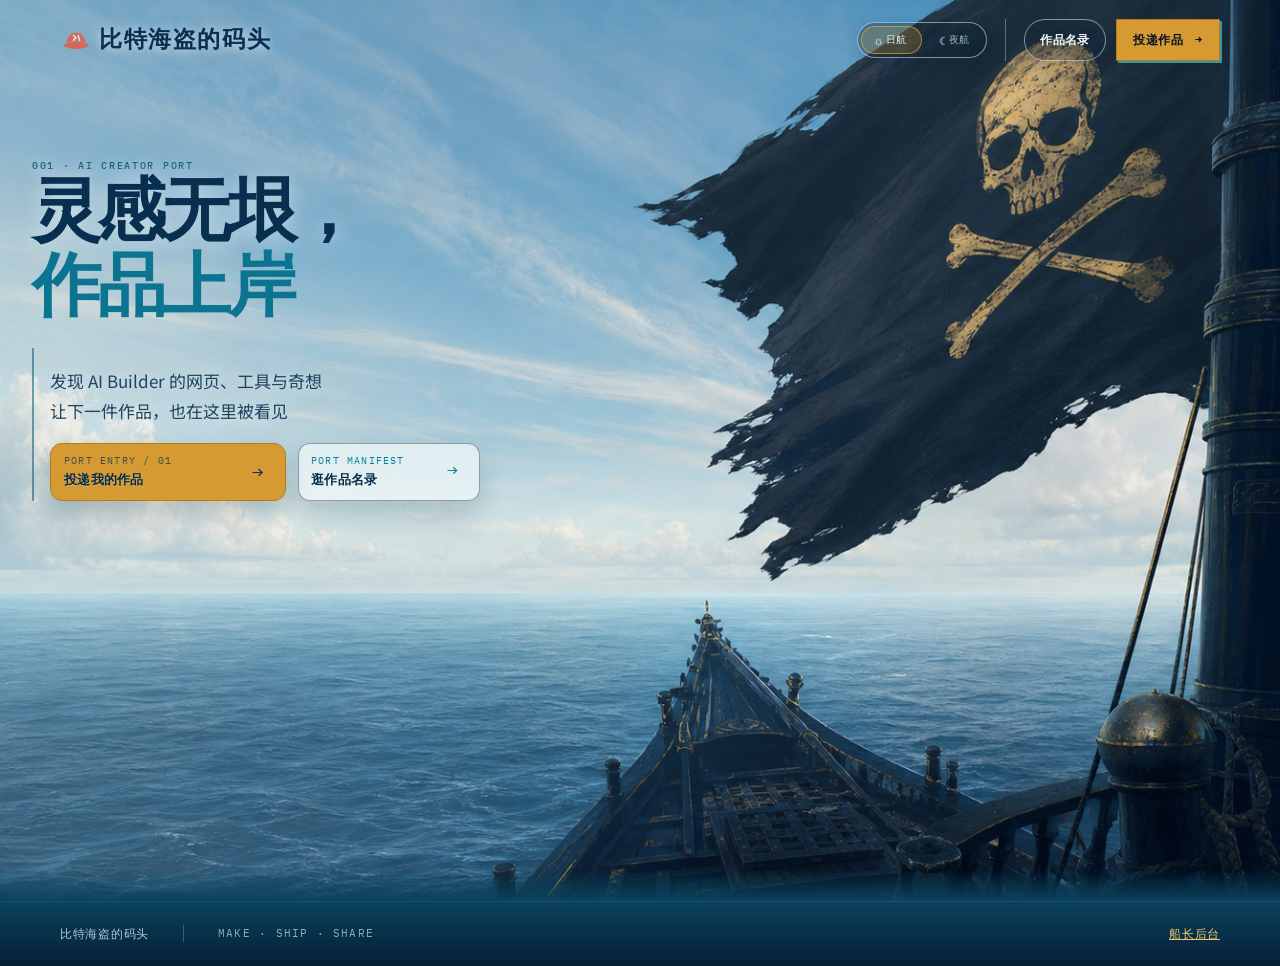
<file: index.html>
<!doctype html>
<html lang="zh-CN">
<head>
  <meta charset="UTF-8"><meta name="viewport" content="width=device-width, initial-scale=1.0">
  <meta name="description" content="比特海盗的码头：AI 创作者的作品靠岸处。">
  <title>比特海盗的码头</title><link rel="stylesheet" href="assets/styles.css"><link rel="stylesheet" href="assets/nautical.css?v=13"><link rel="stylesheet" href="assets/theme.css?v=70"><link rel="stylesheet" href="assets/toggle.css?v=3">
</head>
<body data-page="home" data-theme="day">
  <header class="site-header"><a class="brand" href="index.html"><span class="brand-mark" aria-hidden="true"><svg viewBox="0 0 48 48" focusable="false"><path class="mark-hat" d="M10.3 26c1.3-8.4 6.4-14.1 13.7-14.1S36.4 17.6 37.7 26c-4.3-2.1-8.9-3.1-13.7-3.1s-9.4 1-13.7 3.1Z"/><path class="mark-brim" d="M4.8 30.7C10 27.1 16.3 25.4 24 25.4s14 1.7 19.2 5.3C38 33.8 31.7 35.4 24 35.4S10 33.8 4.8 30.7Z"/><path class="mark-code" d="m20.2 15.8 3.9 3.5-3.9 3.5m7-7 2.3 7"/></svg></span>比特海盗的码头</a><nav><button class="theme-toggle" type="button" data-theme-toggle aria-label="当前日航，切换到夜航主题"><span class="theme-option"><span aria-hidden="true">☼</span>日航</span><span class="theme-option"><span aria-hidden="true">☾</span>夜航</span><i class="theme-indicator" aria-hidden="true"></i></button><span class="nav-actions"><a href="works.html">作品名录</a><a class="button button-small" href="submit.html">投递作品 <span>→</span></a></span></nav></header>
  <main>
    <section class="hero"><div class="hero-copy-block"><p class="eyebrow">001 · AI CREATOR PORT</p><h1 class="hero-title"><span class="theme-view" data-theme-view="night" hidden>越过黑潮，<br><em>作品归航</em></span><span class="theme-view" data-theme-view="day">灵感无垠，<br><em>作品上岸</em></span></h1><div class="hero-action"><p class="hero-copy"><span class="theme-view" data-theme-view="night" hidden>在黑潮里辨认彼此留下的航迹<br>把还没抵岸的想法，继续驶向更远处</span><span class="theme-view" data-theme-view="day">发现 AI Builder 的网页、工具与奇想<br>让下一件作品，也在这里被看见</span></p><div class="hero-cta-row"><a class="boarding-pass" href="submit.html"><strong>投递我的作品</strong><b aria-hidden="true">→</b></a><a class="catalog-pass" href="works.html"><span>PORT MANIFEST</span><strong>逛作品名录</strong><b aria-hidden="true">→</b></a></div></div></div><div class="night-hero-art theme-view" data-theme-view="night" hidden aria-hidden="true"></div></section>
  </main>
  <footer><span>比特海盗的码头</span><span class="mono">MAKE · SHIP · SHARE</span><a href="admin.html">船长后台</a></footer>

  <script src="assets/theme-fallback.js?v=3"></script><script type="module" src="assets/app.js?v=9"></script>
</body></html>
</file>
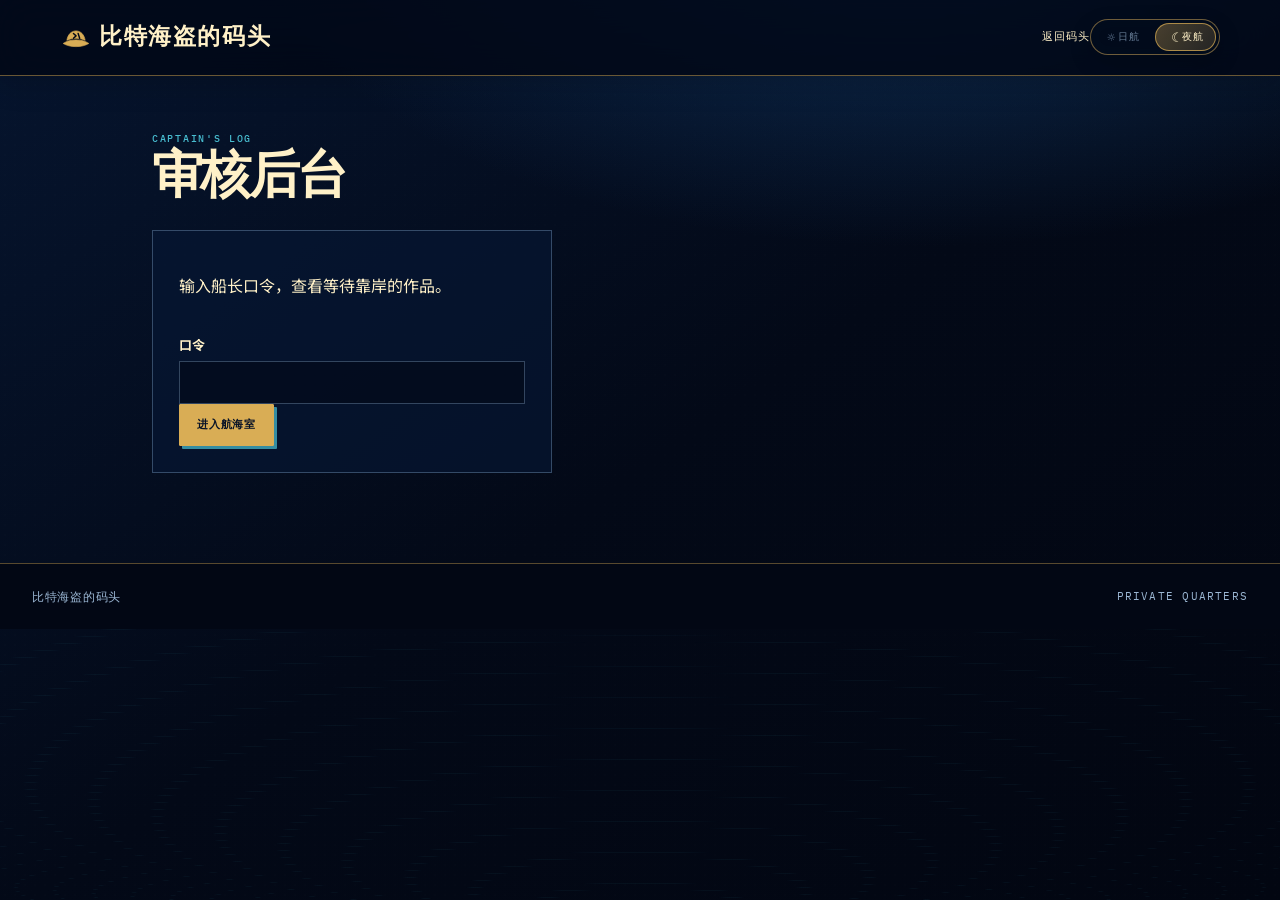
<file: admin.html>
<!doctype html>
<html lang="zh-CN"><head><meta charset="UTF-8"><meta name="viewport" content="width=device-width, initial-scale=1.0"><title>船长后台 · 比特海盗的码头</title><link rel="stylesheet" href="assets/styles.css"><link rel="stylesheet" href="assets/nautical.css?v=13"><link rel="stylesheet" href="assets/theme.css?v=53"><link rel="stylesheet" href="assets/toggle.css?v=3"></head>
<body data-page="admin" data-theme="night"><header class="site-header"><a class="brand" href="index.html"><span class="brand-mark" aria-hidden="true"><svg viewBox="0 0 48 48" focusable="false"><path class="mark-hat" d="M10.3 26c1.3-8.4 6.4-14.1 13.7-14.1S36.4 17.6 37.7 26c-4.3-2.1-8.9-3.1-13.7-3.1s-9.4 1-13.7 3.1Z"/><path class="mark-brim" d="M4.8 30.7C10 27.1 16.3 25.4 24 25.4s14 1.7 19.2 5.3C38 33.8 31.7 35.4 24 35.4S10 33.8 4.8 30.7Z"/><path class="mark-code" d="m20.2 15.8 3.9 3.5-3.9 3.5m7-7 2.3 7"/></svg></span>比特海盗的码头</a><nav><a href="index.html">返回码头</a><button class="theme-toggle" type="button" data-theme-toggle aria-label="当前夜航，切换到日航主题"><span class="theme-option"><span aria-hidden="true">☼</span>日航</span><span class="theme-option"><span aria-hidden="true">☾</span>夜航</span><i class="theme-indicator" aria-hidden="true"></i></button></nav></header><main class="admin-page"><div class="section-heading"><div><p class="eyebrow">CAPTAIN'S LOG</p><h1>审核后台</h1></div><button id="logout" class="text-button hidden">离开后台</button></div><section id="admin-login" class="admin-login"><p>输入船长口令，查看等待靠岸的作品。</p><form id="login-form"><label>口令<input required type="password" name="password" autocomplete="current-password"></label><button class="button" type="submit">进入航海室</button><p id="login-message" class="form-message"></p></form></section><section id="admin-panel" class="hidden"><div id="admin-tabs" class="tag-filter"><button data-status="pending" class="active">待审核</button><button data-status="approved">已通过</button><button data-status="rejected">已驳回</button></div><div id="review-list" class="review-list"></div></section></main><footer><span>比特海盗的码头</span><span class="mono">PRIVATE QUARTERS</span></footer><script src="assets/theme-fallback.js?v=3"></script><script type="module" src="assets/app.js?v=9"></script></body></html>
</file>
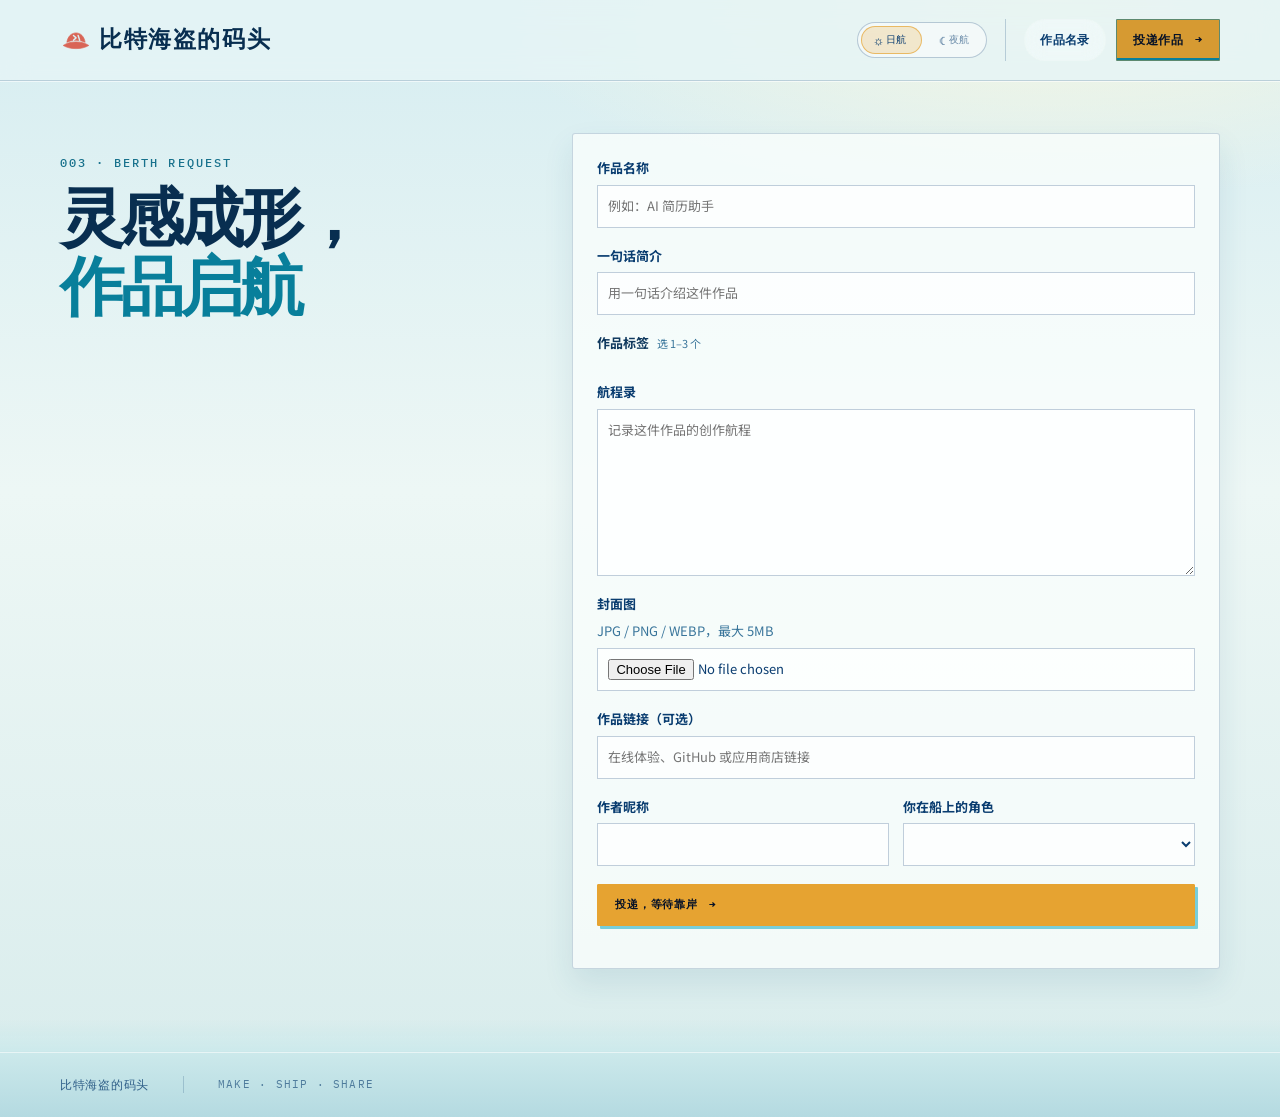
<file: submit.html>
<!doctype html>
<html lang="zh-CN"><head><meta charset="UTF-8"><meta name="viewport" content="width=device-width, initial-scale=1.0"><title>投递作品 · 比特海盗的码头</title><link rel="stylesheet" href="assets/styles.css"><link rel="stylesheet" href="assets/nautical.css?v=13"><link rel="stylesheet" href="assets/theme.css?v=67"><link rel="stylesheet" href="assets/toggle.css?v=3"></head>
<body data-page="submit" data-theme="day"><header class="site-header"><a class="brand" href="index.html"><span class="brand-mark" aria-hidden="true"><svg viewBox="0 0 48 48" focusable="false"><path class="mark-hat" d="M10.3 26c1.3-8.4 6.4-14.1 13.7-14.1S36.4 17.6 37.7 26c-4.3-2.1-8.9-3.1-13.7-3.1s-9.4 1-13.7 3.1Z"/><path class="mark-brim" d="M4.8 30.7C10 27.1 16.3 25.4 24 25.4s14 1.7 19.2 5.3C38 33.8 31.7 35.4 24 35.4S10 33.8 4.8 30.7Z"/><path class="mark-code" d="m20.2 15.8 3.9 3.5-3.9 3.5m7-7 2.3 7"/></svg></span>比特海盗的码头</a><nav><button class="theme-toggle" type="button" data-theme-toggle aria-label="当前日航，切换到夜航主题"><span class="theme-option"><span aria-hidden="true">☼</span>日航</span><span class="theme-option"><span aria-hidden="true">☾</span>夜航</span><i class="theme-indicator" aria-hidden="true"></i></button><span class="nav-actions"><a href="works.html">作品名录</a><a class="button button-small" href="submit.html" aria-current="page">投递作品 <span>→</span></a></span></nav></header><main class="form-page"><div class="form-intro"><p class="eyebrow">003 · BERTH REQUEST</p><h1><span class="theme-view" data-theme-view="night" hidden>越过黑潮，<br><em>在此归航</em></span><span class="theme-view" data-theme-view="day">灵感成形，<br><em>作品启航</em></span></h1></div><form id="submit-form" class="work-form"><label>作品名称<input required maxlength="60" name="title" placeholder="例如：AI 简历助手"></label><label>一句话简介<input required maxlength="120" name="description" placeholder="用一句话介绍这件作品"></label><fieldset class="tag-field"><legend>作品标签 <span class="muted">选 1–3 个</span></legend><div id="submit-tags" class="tag-options"></div></fieldset><label>航程录 <textarea required maxlength="3000" name="journey_log" rows="7" placeholder="记录这件作品的创作航程"></textarea></label><label>封面图 <span class="muted">JPG / PNG / WEBP，最大 5MB</span><input required accept="image/jpeg,image/png,image/webp" name="cover" type="file"></label><label>作品链接（可选）<input name="link" type="url" placeholder="在线体验、GitHub 或应用商店链接"></label><div class="form-row"><label>作者昵称<input required maxlength="30" name="author_name" autocomplete="nickname"></label><label>你在船上的角色<select required name="author_role" id="author-role"></select></label></div><button class="button" type="submit">投递，等待靠岸 <span>→</span></button><p id="form-message" class="form-message" role="status"></p></form></main><footer><span>比特海盗的码头</span><span class="mono">MAKE · SHIP · SHARE</span></footer><script src="assets/theme-fallback.js?v=3"></script><script type="module" src="assets/app.js?v=9"></script></body></html>
</file>
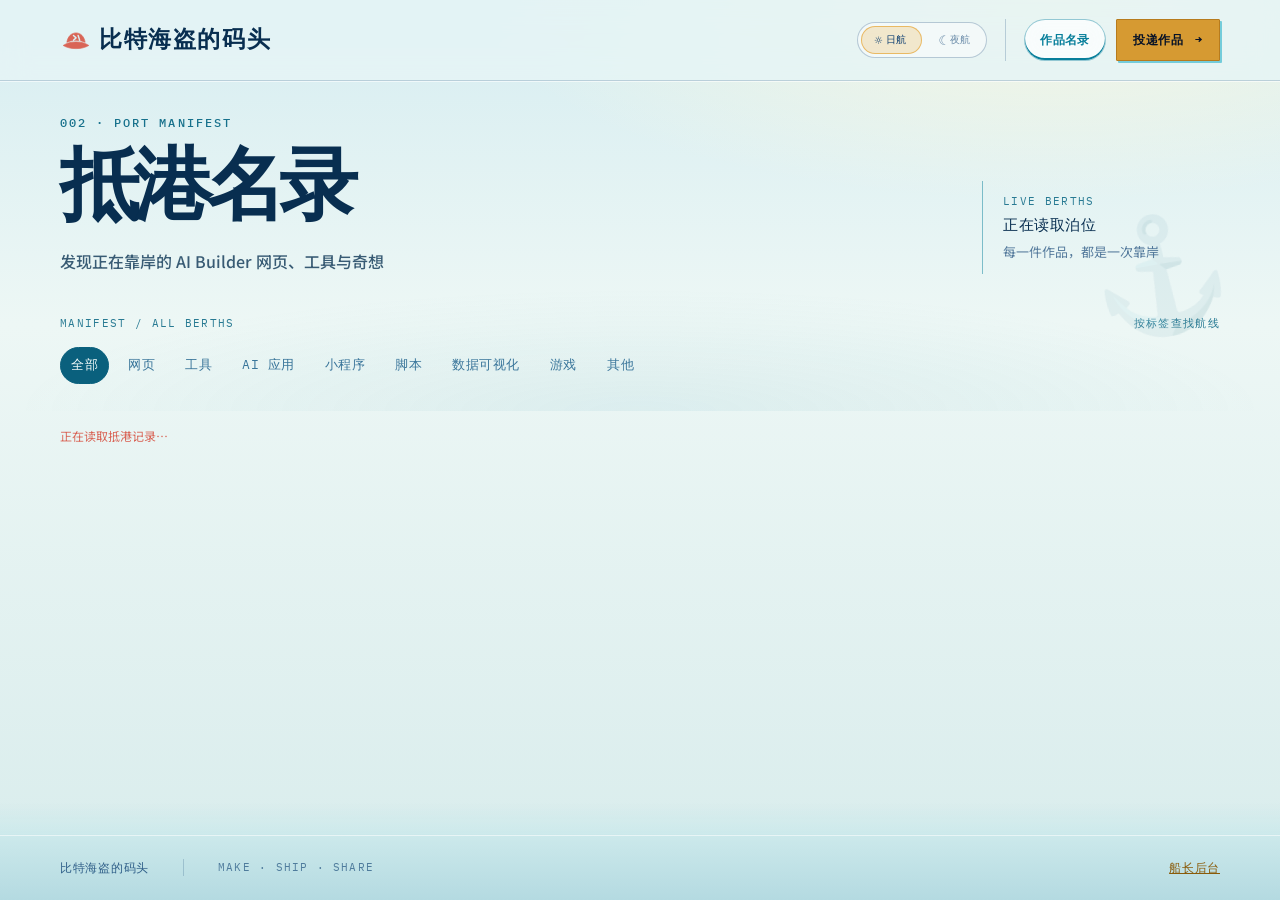
<file: works.html>
<!doctype html>
<html lang="zh-CN">
<head>
  <meta charset="UTF-8"><meta name="viewport" content="width=device-width, initial-scale=1.0">
  <meta name="description" content="比特海盗的码头作品名录">
  <title>作品名录 · 比特海盗的码头</title>
  <link rel="stylesheet" href="assets/styles.css"><link rel="stylesheet" href="assets/nautical.css?v=13"><link rel="stylesheet" href="assets/theme.css?v=67"><link rel="stylesheet" href="assets/toggle.css?v=3">
</head>
<body data-page="works" data-theme="day">
  <header class="site-header"><a class="brand" href="index.html"><span class="brand-mark" aria-hidden="true"><svg viewBox="0 0 48 48" focusable="false"><path class="mark-hat" d="M10.3 26c1.3-8.4 6.4-14.1 13.7-14.1S36.4 17.6 37.7 26c-4.3-2.1-8.9-3.1-13.7-3.1s-9.4 1-13.7 3.1Z"/><path class="mark-brim" d="M4.8 30.7C10 27.1 16.3 25.4 24 25.4s14 1.7 19.2 5.3C38 33.8 31.7 35.4 24 35.4S10 33.8 4.8 30.7Z"/><path class="mark-code" d="m20.2 15.8 3.9 3.5-3.9 3.5m7-7 2.3 7"/></svg></span>比特海盗的码头</a><nav><button class="theme-toggle" type="button" data-theme-toggle aria-label="当前日航，切换到夜航主题"><span class="theme-option"><span aria-hidden="true">☼</span>日航</span><span class="theme-option"><span aria-hidden="true">☾</span>夜航</span><i class="theme-indicator" aria-hidden="true"></i></button><span class="nav-actions"><a href="works.html" aria-current="page">作品名录</a><a class="button button-small" href="submit.html">投递作品 <span>→</span></a></span></nav></header>
  <main class="works-main">
    <section class="works-section" id="catalog"><div class="works-masthead"><div class="works-intro"><p class="eyebrow">002 · PORT MANIFEST</p><h1>抵港名录</h1><p class="works-lede">发现正在靠岸的 AI Builder 网页、工具与奇想</p></div><aside class="works-index" aria-label="名录索引"><span>LIVE BERTHS</span><p id="work-count" class="mono">正在读取泊位</p>  <small>每一件作品，都是一次靠岸</small></aside></div><div class="works-route" aria-hidden="true"><span>MANIFEST / ALL BERTHS</span><i></i><span>按标签查找航线</span></div><div id="tag-filter" class="tag-filter" aria-label="按标签筛选"><button class="active" data-tag="全部">全部</button><button data-tag="网页">网页</button><button data-tag="工具">工具</button><button data-tag="AI 应用">AI 应用</button><button data-tag="小程序">小程序</button><button data-tag="脚本">脚本</button><button data-tag="数据可视化">数据可视化</button><button data-tag="游戏">游戏</button><button data-tag="其他">其他</button></div><div id="works-grid" class="works-grid" aria-live="polite" aria-busy="true"><p class="status-note">正在读取抵港记录…</p></div>                                                                                                                                                                                                                                                                                                                                         <div id="empty-state" class="empty-state hidden"><p>这一条航线还没有作品。</p><a class="button" href="submit.html">成为第一个靠岸的人</a></div></section>
  </main>
  <footer><span>比特海盗的码头</span><span class="mono">MAKE · SHIP · SHARE</span><a href="admin.html">船长后台</a></footer>
  <script src="assets/theme-fallback.js?v=3"></script><script type="module" src="assets/app.js?v=9"></script>
</body>
</html>
</file>
<file: assets/styles.css>
@import url('https://fonts.googleapis.com/css2?family=IBM+Plex+Mono:wght@400;500&family=LXGW+WenKai:wght@400;700&family=Noto+Sans+SC:wght@400;500;700&display=swap');
:root{--ink:#082b36;--paper:#e7e6d7;--mist:#9cb9b6;--teal:#1d7b72;--orange:#e57a38;--coral:#b64f46;--line:rgba(8,43,54,.18);--radius:2px;--display:'LXGW WenKai',serif;--body:'Noto Sans SC',sans-serif;--mono:'IBM Plex Mono',monospace}*{box-sizing:border-box}html{scroll-behavior:smooth}body{margin:0;background:var(--paper);color:var(--ink);font-family:var(--body);font-size:16px;line-height:1.6}a{color:inherit;text-decoration:none}button,input,textarea,select{font:inherit}button{cursor:pointer}.site-header,footer{display:flex;align-items:center;justify-content:space-between;max-width:1240px;margin:auto;padding:22px 32px;border-bottom:1px solid var(--line)}.brand{font-family:var(--display);font-size:21px;font-weight:700;letter-spacing:.04em}.brand-mark{display:inline-grid;place-items:center;width:28px;height:28px;margin-right:6px;border:1px solid var(--teal);border-radius:50%;color:var(--teal);font-family:var(--mono)}nav{display:flex;align-items:center;gap:24px;font-size:14px}nav>a:not(.button){border-bottom:1px solid transparent}nav>a:not(.button):hover{border-color:var(--ink)}.button{display:inline-flex;gap:11px;align-items:center;border:0;border-radius:var(--radius);padding:13px 18px;background:var(--orange);color:#fff;font-weight:700;box-shadow:3px 3px 0 var(--ink);transition:transform .18s,box-shadow .18s}.button:hover{transform:translate(2px,2px);box-shadow:1px 1px 0 var(--ink)}.button-small{padding:8px 12px;font-size:14px;box-shadow:2px 2px 0 var(--ink)}.eyebrow,.mono{font-family:var(--mono);font-size:11px;letter-spacing:.11em}.eyebrow{color:var(--teal);font-weight:500}.hero{max-width:1240px;margin:auto;padding:85px 32px 92px;background:radial-gradient(circle at 72% 36%,rgba(29,123,114,.17),transparent 24%)}h1,h2{margin:0;font-family:var(--display);line-height:1.08}h1{font-size:clamp(45px,7vw,96px);letter-spacing:-.05em}h1 em{color:var(--teal);font-style:normal}.hero-copy{max-width:480px;margin:28px 0;color:rgba(8,43,54,.75);font-size:17px}.tide-line{position:relative;display:flex;align-items:center;gap:10px;max-width:760px;margin:48px 0 25px;height:24px;font-family:var(--mono);font-size:10px;color:var(--teal)}.tide-line span{width:min(58vw,520px);height:1px;background:var(--teal);transform-origin:left;animation:draw 1.5s ease-out}.tide-line i{width:12px;height:12px;border:2px solid var(--orange);border-radius:50%;background:var(--paper);animation:pulse 2s infinite}.tide-line b{font-weight:400}.text-link{font-weight:700;border-bottom:1px solid var(--ink)}.text-link span{color:var(--orange)}.works-section{max-width:1240px;margin:auto;padding:44px 32px 90px;border-top:1px solid var(--line)}.section-heading{display:flex;align-items:end;justify-content:space-between;gap:20px;margin-bottom:28px}.section-heading h1,.section-heading h2{font-size:clamp(32px,4vw,52px)}.section-heading p{margin:0}.tag-filter{display:flex;gap:9px;flex-wrap:wrap;margin-bottom:30px}.tag-filter button{border:1px solid var(--line);background:transparent;padding:6px 10px;color:var(--ink);font-size:13px}.tag-filter button:hover,.tag-filter button.active{background:var(--ink);color:var(--paper);border-color:var(--ink)}.works-grid{display:grid;grid-template-columns:repeat(3,1fr);gap:20px}.work-card{display:flex;flex-direction:column;min-width:0;background:rgba(255,255,255,.18);border:1px solid var(--line);transition:transform .2s,box-shadow .2s}.work-card:hover{transform:translateY(-5px);box-shadow:5px 7px 0 rgba(8,43,54,.2)}.cover{aspect-ratio:1.35;overflow:hidden;background:var(--ink)}.cover img{display:block;width:100%;height:100%;object-fit:cover}.cover-placeholder{display:grid;place-items:center;height:100%;color:var(--mist);font-family:var(--display);font-size:25px;background:linear-gradient(135deg,var(--ink),#165464)}.card-content{display:flex;flex:1;flex-direction:column;padding:17px}.card-content h3{margin:0;font-family:var(--display);font-size:25px;line-height:1.2}.description{margin:10px 0 15px;font-size:14px;color:rgba(8,43,54,.72)}.card-meta{display:flex;gap:8px;align-items:center;margin-top:auto;font-size:13px}.role-badge{display:inline-flex;padding:2px 7px;border-radius:20px;background:#d2e1dc;color:var(--teal);font-size:11px;font-weight:700}.role-船长{background:#f1d28f;color:#674700}.role-大副{background:#c7ded0;color:#155339}.role-舵手{background:#c6dfe7;color:#176078}.role-领航员{background:#c9e3df;color:#167064}.role-炮手{background:#efd0c9;color:#8f382c}.role-瞭望员{background:#eee1b5;color:#77601d}.role-船医{background:#efd2d0;color:#963e38}.tags{display:flex;gap:6px;flex-wrap:wrap;margin-top:15px}.tag{font-family:var(--mono);font-size:10px;color:var(--teal)}.tag:before{content:'#'}.empty-state{padding:60px 0;text-align:center;border:1px dashed var(--line)}.hidden{display:none!important}footer{border-top:1px solid var(--line);border-bottom:0;font-size:12px;color:rgba(8,43,54,.68)}footer a{text-decoration:underline}.detail-page{max-width:900px;margin:auto;padding:44px 32px 92px}.back-link{font-size:14px;text-decoration:underline}.detail-cover{width:100%;max-height:500px;object-fit:cover;margin:28px 0}.detail-title{font-size:clamp(42px,6vw,76px)}.detail-summary{max-width:650px;font-size:19px;margin:18px 0 28px}.detail-byline{display:flex;gap:10px;align-items:center;margin-bottom:34px}.journey{max-width:720px;padding:28px 0;border-top:1px solid var(--line);white-space:pre-wrap}.journey h2{font-size:31px}.journey p{font-size:16px}.detail-bottom{display:flex;justify-content:space-between;gap:16px;align-items:center;padding-top:22px;border-top:1px solid var(--line)}.form-page{display:grid;grid-template-columns:minmax(260px,.7fr) minmax(360px,1fr);gap:80px;max-width:1040px;margin:auto;padding:70px 32px 100px}.form-intro h1{font-size:clamp(43px,5vw,70px)}.form-intro p{color:rgba(8,43,54,.72)}.form-note{font-size:13px;border-left:2px solid var(--orange);padding-left:12px}.work-form,.admin-login{display:flex;flex-direction:column;gap:20px;padding:26px;border:1px solid var(--line);background:rgba(255,255,255,.2)}label{display:flex;flex-direction:column;gap:6px;font-size:13px;font-weight:700}.muted{font-weight:400;color:rgba(8,43,54,.6)}input,textarea,select{width:100%;border:1px solid var(--line);border-radius:0;padding:10px;background:rgba(255,255,255,.45);color:var(--ink);outline:none;font-weight:400}input:focus,textarea:focus,select:focus{border-color:var(--teal);box-shadow:0 0 0 2px rgba(29,123,114,.18)}.form-row{display:grid;grid-template-columns:1fr 1fr;gap:14px}.form-message{margin:0;font-size:13px;color:var(--teal)}.form-message.error{color:var(--coral)}.text-button{border:0;background:none;color:var(--teal);text-decoration:underline}.admin-page{max-width:1040px;margin:auto;padding:55px 32px 90px}.admin-login{max-width:400px}.review-list{display:grid;gap:16px}.review-card{display:grid;grid-template-columns:150px 1fr;gap:20px;padding:16px;border:1px solid var(--line)}.review-card .cover{height:110px}.review-card h3{margin:0;font-family:var(--display);font-size:28px}.review-card p{margin:7px 0;font-size:14px}.review-actions{display:flex;gap:10px;align-items:end;flex-wrap:wrap;margin-top:15px}.review-actions select{width:auto;min-width:130px}.danger{background:var(--coral)}.status-note{font-size:12px;color:var(--coral)}@keyframes draw{from{transform:scaleX(0)}to{transform:scaleX(1)}}@keyframes pulse{50%{box-shadow:0 0 0 6px rgba(229,122,56,.2)}}@media (prefers-reduced-motion:reduce){*,*:before,*:after{animation-duration:.01ms!important;transition-duration:.01ms!important}}@media(max-width:760px){.site-header,footer{padding:17px 20px}.site-header nav{gap:12px}.site-header nav>a:not(.button){display:none}.hero,.works-section{padding-left:20px;padding-right:20px}.hero{padding-top:58px}.works-grid{grid-template-columns:1fr}.form-page{grid-template-columns:1fr;gap:35px;padding:48px 20px 65px}.form-row{grid-template-columns:1fr}.detail-page,.admin-page{padding-left:20px;padding-right:20px}.review-card{grid-template-columns:1fr}.review-card .cover{height:auto}.detail-bottom{align-items:flex-start;flex-direction:column}footer{flex-wrap:wrap;gap:8px}}

.tag-field{margin:0;padding:0;border:0}.tag-field legend{padding:0;font-size:13px;font-weight:700}.tag-options{display:flex;flex-wrap:wrap;gap:8px;margin-top:9px}.tag-option{display:block;position:relative;margin:0}.tag-option input{position:absolute;inline-size:1px;block-size:1px;opacity:0}.tag-option span{display:block;border:1px solid var(--line);padding:6px 10px;background:rgba(255,255,255,.2);color:var(--ink);font-size:13px;font-weight:500;line-height:1.3;transition:border-color .18s,background .18s,color .18s}.tag-option input:checked+span{border-color:var(--teal);background:var(--teal);color:#fff}.tag-option input:focus-visible+span{outline:2px solid var(--orange);outline-offset:2px}.field-help{margin:8px 0 0;color:rgba(8,43,54,.62);font-size:12px;font-weight:400;line-height:1.55}
</file>
<file: assets/nautical.css>
/* Night sail: the default theme and shared site chrome. */
:root {
  --ink: #f5dfad;
  --paper: #030917;
  --mist: #9bb7d4;
  --teal: #48bdd0;
  --orange: #d9ad55;
  --coral: #df735e;
  --line: rgba(143,183,220,.22);
  --chart: 'IBM Plex Mono', monospace;
  --moon: #fff1c8;
  --surface: #0a1d3c;
  --surface-deep: #050e23;
}

body { min-height: 100vh; color: var(--moon); background: radial-gradient(ellipse 76% 52% at 72% -8%,rgba(22,73,129,.58),transparent 68%),linear-gradient(145deg,#06152f 0%,#030917 51%,#020611 100%); }
body::before { content: ''; position: fixed; z-index: -1; inset: 0; pointer-events: none; opacity: .08; background-image: radial-gradient(rgba(255,239,194,.62) .45px,transparent .8px); background-size: 10px 10px; }
body::after { content: ''; position: fixed; z-index: -1; right: 0; bottom: 0; left: 0; height: 31vh; pointer-events: none; opacity: .38; background: repeating-radial-gradient(ellipse 120% 24% at 50% 112%,transparent 0 39px,rgba(72,189,208,.13) 40px 41px,transparent 42px 79px); }

.site-header { position: relative; z-index: 4; max-width: none; padding: 19px max(32px,calc((100vw - 1240px)/2)); border-bottom: 1px solid rgba(217,173,85,.48); background: rgba(2,8,22,.83); box-shadow: 0 8px 30px rgba(0,0,0,.16); backdrop-filter: blur(18px); }
.brand { color: var(--moon); font-size: 23px; letter-spacing: .07em; }
.brand-mark { display:inline-flex; flex:0 0 32px; align-items:center; justify-content:center; width:32px; height:32px; margin-right:7px; border:0; border-radius:0; color:var(--orange); box-shadow:none !important; vertical-align:middle; }
.brand-mark svg { width:100%; height:100%; overflow:visible; }
.brand-mark .mark-hat { fill:currentColor; stroke:currentColor; stroke-width:1; stroke-linejoin:round; }
.brand-mark .mark-brim { fill:currentColor; stroke:currentColor; stroke-width:1; stroke-linejoin:round; }
.brand-mark .mark-code { fill:none; stroke:var(--paper); stroke-width:2.15; stroke-linecap:round; stroke-linejoin:round; }
body[data-theme="day"] .brand-mark { color:#d96557; }
nav { font-family: var(--chart); font-size: 11px; letter-spacing: .08em; }
.button { border: 1px solid var(--orange); border-radius: 1px; padding: 11px 17px; background: var(--orange); color: #071227; box-shadow: 3px 3px 0 rgba(72,189,208,.72); font-family: var(--chart); font-size: 11px; letter-spacing: .07em; }
.button:hover { transform: translate(1px,1px); background: #f5d786; color: #061127; box-shadow: 2px 2px 0 rgba(72,189,208,.72); }
.button-small { box-shadow: 2px 2px 0 rgba(72,189,208,.72); }
.eyebrow { color: var(--teal); font-family: var(--chart); font-size: 10px; letter-spacing: .17em; }

/* Home: one reading column and one theme-owned visual, aligned to the title zone. */
.theme-view[hidden] { display: none !important; }
.hero { position: relative; display: grid; grid-template-columns: minmax(0,1fr) minmax(380px,.82fr); align-items: start; gap: clamp(40px,5.5vw,76px); width: min(calc(100% - 64px),1240px); min-height: 570px; margin: 0 auto; padding: 76px 0 64px; overflow: hidden; }
.hero-copy-block { position: relative; z-index: 1; min-width: 0; padding-top: 2px; }
.hero .eyebrow { margin: 0; }
.hero-kicker { max-width: 470px; margin: 16px 0 12px; color: rgba(155,183,212,.96); font-size: 16px; line-height: 1.55; }
.hero h1 { max-width: 590px; margin: 0; color: var(--moon); font-size: clamp(52px,4.45vw,68px); line-height: 1.08; letter-spacing: -.055em; text-shadow: 0 7px 24px rgba(0,0,0,.36); }
.hero h1 em { color: var(--orange); font-style: normal; text-shadow: 0 0 20px rgba(217,173,85,.17); }
.hero-title .theme-view { width: 100%; }
.hero-action { display: grid; justify-items: start; gap: 14px; max-width: 430px; margin-top: 18px; padding-left: 15px; border-left: 1px solid rgba(72,189,208,.34); }
.hero-copy { margin: 0; color: rgba(226,237,250,.74); font-size: 15px; line-height: 1.78; }
.hero-cta-row { display: flex; flex-wrap: wrap; gap: 12px; }
.catalog-pass { display: inline-grid; grid-template-columns: auto 20px; align-items: center; column-gap: 13px; min-height: 58px; padding: 8px 12px; border: 1px solid rgba(143,183,220,.54); color: var(--moon); font-family: var(--chart); transition: transform .2s ease-out,border-color .2s ease-out,background .2s ease-out,box-shadow .2s ease-out; }
.catalog-pass span { grid-column: 1; color: var(--teal); font-size: 9px; letter-spacing: .12em; }.catalog-pass strong { grid-column: 1; font-size: 12px; font-weight: 500; letter-spacing: .04em; }.catalog-pass b { grid-column: 2; grid-row: 1 / span 2; color: var(--orange); font-size: 18px; font-weight: 400; }.catalog-pass:hover { transform: translateY(-2px); border-color: var(--orange); background: rgba(217,173,85,.1); box-shadow: 0 10px 22px rgba(0,0,0,.2); }.catalog-pass:active { transform: translateY(0) scale(.98); }.hero-proof { margin: 2px 0 0; color: rgba(155,183,212,.78); font-size: 10px; letter-spacing: .08em; }
.boarding-pass { position: relative; display: inline-grid; grid-template-columns: auto 21px; align-items: center; column-gap: 16px; width: min(100%,236px); margin-top: 0; padding: 8px 11px 8px 12px; border: 1px solid rgba(217,173,85,.72); background: linear-gradient(90deg,rgba(217,173,85,.13),rgba(217,173,85,.025)); color: var(--moon); font-family: var(--chart); transition: transform .2s,background .2s,border-color .2s; }
.boarding-pass::before { content: 'PORT ENTRY / 01'; grid-column: 1; color: var(--teal); font-size: 9px; letter-spacing: .12em; }
.boarding-pass strong { grid-column: 1; grid-row: 2; font-size: 12px; font-weight: 500; letter-spacing: .04em; }
.boarding-pass b { grid-column: 2; grid-row: 1 / span 2; color: var(--orange); font-size: 19px; font-weight: 400; }
.boarding-pass:hover { transform: translateX(4px); border-color: var(--orange); background: rgba(217,173,85,.16); }

.hero-chart { position: relative; align-self: start; width: 100%; height: 408px; margin-top: 52px; overflow: hidden; }
.hero-chart { display: none; border: 1px solid rgba(217,173,85,.42); background: linear-gradient(148deg,rgba(17,55,100,.56),rgba(4,14,35,.74) 68%); color: var(--teal); box-shadow: inset 0 0 0 7px rgba(217,173,85,.035),0 24px 62px rgba(0,0,0,.27); }
.hero-chart::before { content: ''; position: absolute; width: 282px; height: 282px; left: 53%; top: 51%; transform: translate(-50%,-50%); border: 1px solid rgba(217,173,85,.22); border-radius: 50%; box-shadow: 0 0 0 42px rgba(72,189,208,.045),0 0 0 84px rgba(217,173,85,.025); }
.hero-chart::after { content: ''; position: absolute; left: 53%; top: 10%; width: 1px; height: 80%; background: linear-gradient(transparent,rgba(217,173,85,.38),transparent); }
.hero-chart svg { position: absolute; z-index: 0; inset: 0; width: 100%; height: 100%; }
.chart-stamp,.chart-north,.chart-caption,.chart-grid { position: absolute; z-index: 2; }
.chart-stamp { top: 22px; right: 19px; padding: 6px 8px; border: 1px solid rgba(223,115,94,.68); color: var(--coral); font: 9px/1.45 var(--chart); letter-spacing: .1em; text-align: right; transform: rotate(6deg); }
.chart-north { top: 25px; left: 23px; color: var(--moon); font: 14px/1.1 var(--chart); text-align: center; }
.chart-grid { z-index: 1; background: rgba(72,189,208,.25); transform-origin: left; }
.grid-a { top: 169px; left: 33px; width: 168px; height: 1px; transform: rotate(24deg); }
.grid-b { right: 22px; bottom: 92px; width: 152px; height: 1px; transform: rotate(-16deg); }
.chart-caption { bottom: 21px; left: 25px; margin: 0; padding-left: 11px; border-left: 2px solid var(--orange); color: var(--mist); font: 10px/1.6 var(--chart); letter-spacing: .04em; }
.chart-caption strong { color: var(--moon); font-size: 11px; font-weight: 500; }

.manifest-gateway { width: min(calc(100% - 64px),1240px); margin: 0 auto; padding: 0 0 76px; }
.manifest-link { display: grid; grid-template-columns: 1fr auto; align-items: center; gap: 8px; padding: 24px 0; border-top: 1px solid rgba(217,173,85,.42); border-bottom: 1px solid rgba(143,183,220,.2); color: var(--moon); font-family: var(--chart); transition: border-color .2s,color .2s; }
.manifest-link span { grid-column: 1; color: var(--teal); font-size: 10px; letter-spacing: .14em; }.manifest-link strong { grid-column: 1; font-size: 17px; font-weight: 500; letter-spacing: .03em; }.manifest-link b { grid-column: 2; grid-row: 1 / span 2; color: var(--orange); font-size: 27px; font-weight: 400; }.manifest-link:hover { border-color: var(--orange); color: var(--orange); }

.works-section { position: relative; max-width: 1240px; padding-top: 68px; border-top: 1px solid rgba(217,173,85,.42); }.works-section::before { content: 'PORT MANIFEST  /  NIGHT WATCH'; position: absolute; top: 20px; right: 32px; color: rgba(155,183,212,.53); font: 10px var(--chart); letter-spacing: .1em; }.section-heading h2 { color: var(--moon); font-size: clamp(40px,4.6vw,63px); letter-spacing: -.06em; }.section-heading h2::after { content: ''; display: inline-block; width: 28px; margin-left: 12px; border-top: 2px solid var(--orange); vertical-align: middle; }.tag-filter { padding-bottom: 17px; border-bottom: 1px solid var(--line); }.tag-filter button { border: 0; border-bottom: 2px solid transparent; padding: 5px 7px; background: transparent; color: var(--mist); font-family: var(--chart); font-size: 10px; letter-spacing: .04em; }.tag-filter button:hover,.tag-filter button.active { color: var(--moon); border-bottom-color: var(--orange); }
.works-grid { gap: 22px; }.work-card { position: relative; border: 1px solid rgba(123,170,211,.32); background: linear-gradient(155deg,rgba(14,43,82,.92),rgba(5,17,39,.94)); transition: transform .2s,border-color .2s,box-shadow .2s; }.work-card::before { content: 'BERTH / OPEN'; position: absolute; z-index: 2; top: 12px; left: 12px; padding: 3px 7px; border-left: 1px solid var(--orange); background: rgba(3,9,23,.88); color: var(--mist); font: 9px var(--chart); letter-spacing: .08em; }.work-card:hover { transform: translateY(-5px); border-color: var(--orange); box-shadow: 0 16px 32px rgba(0,0,0,.27); }.cover { position: relative; border-bottom: 1px solid rgba(143,183,220,.24); background: var(--surface-deep); }.cover::after { content: ''; position: absolute; inset: 10px; border: 1px solid rgba(217,173,85,.27); pointer-events: none; }.cover img { filter: saturate(.88) contrast(1.08); }.cover-placeholder { background: radial-gradient(circle at 67% 18%,rgba(72,189,208,.55),transparent 25%),linear-gradient(135deg,#0d407a,#030917); color: var(--moon); }.card-content { padding: 18px; }.card-content h3,.detail-title,.journey h2,.admin-page .section-heading h1,.review-card h3 { color: var(--moon); }.description,.journey p { color: rgba(230,239,250,.75); }.card-meta { border-top-color: rgba(143,183,220,.19); color: var(--mist); font-family: var(--chart); font-size: 10px; }.role-badge { background: rgba(72,189,208,.15); color: var(--teal); font-family: var(--chart); }.tag,.text-button { color: var(--orange); }
.detail-page { padding-top: 58px; }.back-link,.detail-byline,.form-intro p,.muted { color: var(--mist); }.detail-cover { border-color: rgba(217,173,85,.43); }.detail-summary,.form-intro { border-left-color: var(--orange); }.journey,.review-card { border-color: rgba(143,183,220,.28); background: rgba(8,29,60,.48); }.work-form,.admin-login { border-color: rgba(143,183,220,.34); background: rgba(7,24,52,.66); }label { color: var(--moon); }input,textarea,select { border-color: rgba(143,183,220,.34); background: rgba(3,9,23,.62); color: var(--moon); }
footer { max-width: none; padding: 23px max(32px,calc((100vw - 1240px)/2)); border-top-color: rgba(217,173,85,.4); background: #020714; color: var(--mist); font-family: var(--chart); letter-spacing: .06em; } footer a { color: var(--orange); }
.site-header nav { gap: 18px; }.nav-actions { display: flex; align-items: center; gap: 14px; }.nav-actions > a:not(.button) { border-bottom: 1px solid transparent; color: rgba(255,241,200,.8); }.nav-actions > a:not(.button):hover { color: var(--orange); border-color: var(--orange); }

@media (max-width: 980px) { .hero { grid-template-columns: 1fr; gap: 0; width: min(calc(100% - 48px),720px); padding-top: 62px; }.hero-chart { max-width: 590px; height: 390px; margin-top: 34px; }.manifest-gateway { width: min(calc(100% - 48px),720px); } }
@media (max-width: 760px) { .site-header,footer { padding-right: 20px; padding-left: 20px; }.site-header nav { gap: 10px; }.nav-actions { gap: 10px; }.nav-actions .button-small { padding: 7px 9px; font-size: 11px; }.nav-actions > a:not(.button) { display: none; }.hero { width: calc(100% - 40px); min-height: 0; padding: 52px 0 48px; }.hero-kicker { margin: 14px 0 10px; font-size: 15px; }.hero h1 { font-size: clamp(44px,13vw,62px); }.hero-action { gap: 12px; margin-top: 16px; padding-left: 12px; }.hero-copy { font-size: 14px; line-height: 1.76; }.hero-chart { height: 320px; margin-top: 30px; }.manifest-gateway { width: calc(100% - 40px); padding-bottom: 56px; }.manifest-link { padding: 20px 0; }.manifest-link strong { font-size: 15px; }.works-section { padding-top: 62px; }.works-section::before { right: 20px; }.detail-page,.admin-page,.form-page { padding-right: 20px; padding-left: 20px; } }
</file>
<file: assets/theme.css>
/* Day sailing: a harbour chart that overrides only the shared theme tokens and visual. */
body[data-theme="day"] { --ink:#0a3d70; --paper:#dbeef2; --mist:#39759a; --teal:#087f9b; --orange:#e6a331; --coral:#d96557; --line:rgba(10,61,112,.25); --moon:#10395e; --surface:#f6fbfa; --surface-deep:#d2eaf0; color:var(--moon); background:radial-gradient(circle at 82% 0,#fff9e8 0,transparent 24%),linear-gradient(160deg,#c7e7ef 0%,#e9f5f3 47%,#d6ebee 100%); }
body[data-theme="day"]::before { opacity:.07; background-image:radial-gradient(rgba(10,61,112,.26) .5px,transparent .7px); }
body[data-theme="day"]::after { display:none; }
body[data-theme="day"] .site-header { border-bottom-color:rgba(10,61,112,.22); background:rgba(246,251,250,.8); }.theme-toggle { display:inline-flex; align-items:center; gap:6px; padding:7px 9px; border:1px solid rgba(131,200,232,.35); border-radius:999px; background:transparent; color:var(--mist); font:10px var(--chart); letter-spacing:.05em; transition:background .2s,color .2s,border-color .2s; }.theme-toggle:hover { border-color:var(--teal); background:rgba(60,199,214,.12); color:var(--moon); }body[data-theme="day"] .brand-mark { border-color:var(--coral); color:var(--coral); }body[data-theme="day"] .theme-toggle { border-color:rgba(10,61,112,.3); background:rgba(255,255,255,.38); color:var(--ink); }body[data-theme="day"] .theme-toggle:hover { border-color:var(--teal); background:#fff; color:var(--teal); }
body[data-theme="day"] .hero h1 { color:var(--ink); text-shadow:none; }body[data-theme="day"] .hero h1 em { color:var(--teal); text-shadow:none; }body[data-theme="day"] .hero-kicker,body[data-theme="day"] .hero-copy { color:rgba(10,61,112,.76); }body[data-theme="day"] .hero-action { border-left-color:rgba(8,127,155,.42); }body[data-theme="day"] .boarding-pass { border-color:rgba(10,61,112,.46); background:rgba(255,255,255,.45); color:var(--ink); }body[data-theme="day"] .boarding-pass::before { color:var(--teal); }body[data-theme="day"] .boarding-pass b { color:var(--coral); }body[data-theme="day"] .boarding-pass:hover { border-color:var(--coral); background:rgba(255,255,255,.78); }
body[data-theme="day"] .hero-chart.theme-view:not([hidden]) { display:block; border-color:rgba(10,61,112,.25); background:linear-gradient(140deg,rgba(255,255,255,.72),rgba(194,226,234,.74)); color:var(--ink); box-shadow:0 24px 54px rgba(28,94,124,.15); }body[data-theme="day"] .hero-chart::before { width:92%; height:42%; top:auto; bottom:0; left:4%; transform:none; border:0; border-top:1px solid rgba(8,127,155,.23); border-radius:50% 50% 0 0; background:linear-gradient(180deg,transparent,rgba(194,226,234,.33)); box-shadow:none; }body[data-theme="day"] .hero-chart::after { top:auto; right:28px; bottom:58px; left:28px; width:auto; height:1px; background:rgba(10,61,112,.14); }body[data-theme="day"] .chart-stamp { color:var(--coral); }body[data-theme="day"] .chart-north { color:var(--ink); }body[data-theme="day"] .chart-grid { background:rgba(10,61,112,.16); }body[data-theme="day"] .grid-a { top:143px; left:46px; width:112px; }body[data-theme="day"] .grid-b { display:none; }body[data-theme="day"] .chart-caption { border-left-color:var(--coral); color:var(--mist); }body[data-theme="day"] .chart-caption strong { color:var(--ink); }
body[data-theme="day"] .manifest-link { border-top-color:rgba(10,61,112,.25); border-bottom-color:rgba(10,61,112,.18); color:var(--ink); }body[data-theme="day"] .manifest-link span { color:var(--teal); }body[data-theme="day"] .manifest-link b { color:var(--coral); }body[data-theme="day"] .manifest-link:hover { border-color:var(--coral); color:var(--teal); }body[data-theme="day"] .nav-actions > a:not(.button) { color:var(--ink); }body[data-theme="day"] .nav-actions > a:not(.button):hover { color:var(--teal); border-color:var(--teal); }
body[data-theme="day"] .works-section { border-top-color:rgba(10,61,112,.25); }body[data-theme="day"] .works-section::before { color:rgba(10,61,112,.55); }body[data-theme="day"] .section-heading h2,body[data-theme="day"] .card-content h3,body[data-theme="day"] .detail-title,body[data-theme="day"] .journey h2,body[data-theme="day"] .admin-page .section-heading h1,body[data-theme="day"] .review-card h3 { color:var(--ink); }body[data-theme="day"] .section-heading h2::after { border-color:var(--coral); }body[data-theme="day"] .tag-filter { border-bottom-color:rgba(10,61,112,.2); }body[data-theme="day"] .tag-filter button { color:var(--mist); }body[data-theme="day"] .tag-filter button:hover,body[data-theme="day"] .tag-filter button.active { color:var(--ink); border-bottom-color:var(--coral); }body[data-theme="day"] .work-card { border-color:rgba(10,61,112,.18); background:rgba(255,255,255,.7); box-shadow:0 10px 22px rgba(28,94,124,.12); }body[data-theme="day"] .work-card::before { background:var(--ink); color:#eff8f7; }body[data-theme="day"] .cover { border-bottom-color:rgba(10,61,112,.18); background:#bcdce4; }body[data-theme="day"] .cover::after { border-color:rgba(255,255,255,.66); }body[data-theme="day"] .cover-placeholder { background:radial-gradient(circle at 65% 20%,#f6d486,transparent 28%),linear-gradient(135deg,#6db8cf,#21779d); color:#fff; }body[data-theme="day"] .description,body[data-theme="day"] .journey p { color:rgba(10,61,112,.74); }body[data-theme="day"] .card-meta { border-top-color:rgba(10,61,112,.16); color:var(--mist); }body[data-theme="day"] .role-badge { background:rgba(8,127,155,.11); color:var(--teal); }body[data-theme="day"] .tag,body[data-theme="day"] .text-button { color:var(--teal); }body[data-theme="day"] .journey,body[data-theme="day"] .review-card { border-color:rgba(10,61,112,.18); background:rgba(255,255,255,.45); }body[data-theme="day"] .work-form,body[data-theme="day"] .admin-login { border-color:rgba(10,61,112,.22); background:rgba(255,255,255,.6); }body[data-theme="day"] label { color:var(--ink); }body[data-theme="day"] input,body[data-theme="day"] textarea,body[data-theme="day"] select { border-color:rgba(10,61,112,.25); background:rgba(255,255,255,.68); color:var(--ink); }body[data-theme="day"] .manifest-gateway { position:relative; padding-bottom:108px; }body[data-theme="day"] .manifest-link { position:relative; z-index:1; }body[data-theme="day"] .manifest-gateway::after { content:""; position:absolute; z-index:0; right:50%; bottom:0; width:100vw; height:122px; transform:translateX(50%); background:radial-gradient(ellipse 74% 46px at 50% 2%,rgba(108,183,201,.2),transparent 72%),linear-gradient(180deg,rgba(160,213,222,0) 0%,rgba(62,141,170,.18) 35%,#0a3d70 100%); }body[data-theme="day"] footer { border-top-color:rgba(255,255,255,.14); background:#0a3d70; color:#c7e6ee; }body[data-theme="day"] footer a { color:#f8d27a; }
@media(max-width:760px) { body[data-theme="day"] .manifest-gateway { padding-bottom:84px; }body[data-theme="day"] .manifest-gateway::after { height:96px; }.theme-toggle { padding:6px 7px; } }

/* Day home: an open harbour scene, intentionally independent from the night porthole. */
body[data-theme="day"] .hero { display: block; width: 100%; min-height: 650px; padding: 0; overflow: hidden; background: #d7eef3; }
body[data-theme="day"] .hero::before { content: ''; position: absolute; inset: 0; z-index: 0; pointer-events: none; opacity: .035; background-image: radial-gradient(rgba(10,61,112,.8) .55px,transparent .7px); background-size: 8px 8px; }
body[data-theme="day"] .hero-copy-block { position: relative; z-index: 2; width: min(100% - 64px,1240px); margin: 0 auto; padding: 132px 0 84px; }
body[data-theme="day"] .hero .eyebrow { color: #176887; }
body[data-theme="day"] .hero h1 { max-width: 590px; color: #0a3d70; font-size: clamp(58px,5.2vw,78px); text-shadow: none; }
body[data-theme="day"] .hero h1 em { color: #087f9b; }
body[data-theme="day"] .hero-action { max-width: 500px; margin-top: 25px; padding: 18px 0 0 16px; border-left: 2px solid rgba(8,127,155,.45); }
body[data-theme="day"] .hero-copy { max-width: 475px; color: rgba(10,61,112,.82); font-size: 16px; line-height: 1.8; }
body[data-theme="day"] .hero-cta-row { margin-top: 4px; }
body[data-theme="day"] .boarding-pass,body[data-theme="day"] .catalog-pass { min-width: 166px; min-height: 58px; border-radius: 12px; }
body[data-theme="day"] .boarding-pass { grid-template-columns: auto 20px; column-gap: 13px; padding: 8px 13px; border: 1px solid #d89a2d; background: #e3a435; color: #072f58; box-shadow: 0 10px 18px rgba(10,61,112,.14),0 2px 5px rgba(10,61,112,.1); }
body[data-theme="day"] .boarding-pass::before { content: 'PORT ENTRY / 01'; color: rgba(7,47,88,.72); }
body[data-theme="day"] .boarding-pass b { color: #072f58; }.boarding-pass:active { transform: translateY(0) scale(.98); }
body[data-theme="day"] .boarding-pass:hover { transform: translateY(-2px); border-color: #c88417; background: #ebb348; box-shadow: 0 15px 26px rgba(10,61,112,.18),0 3px 7px rgba(10,61,112,.12); }
body[data-theme="day"] .catalog-pass { border-color: rgba(10,61,112,.38); background: rgba(255,255,255,.54); color: #0a3d70; box-shadow: 0 9px 17px rgba(28,94,124,.1),0 2px 5px rgba(28,94,124,.08); }
body[data-theme="day"] .catalog-pass span,body[data-theme="day"] .catalog-pass b { color: #087f9b; }
body[data-theme="day"] .catalog-pass:hover { border-color: #087f9b; background: rgba(255,255,255,.82); box-shadow: 0 14px 24px rgba(28,94,124,.15),0 3px 7px rgba(28,94,124,.1); }
body[data-theme="day"] .hero-proof { color: rgba(10,61,112,.66); }

@media(max-width:760px) { body[data-theme="day"] .hero { min-height: 690px; }body[data-theme="day"] .hero-copy-block { width: calc(100% - 40px); padding: 73px 0 44px; }body[data-theme="day"] .hero h1 { max-width: 315px; font-size: clamp(46px,13vw,60px); }body[data-theme="day"] .hero-action { max-width: 330px; margin-top: 21px; padding-top: 14px; padding-left: 12px; }body[data-theme="day"] .hero-copy { font-size: 14px; line-height: 1.72; }body[data-theme="day"] .hero-cta-row { gap: 9px; }body[data-theme="day"] .boarding-pass,body[data-theme="day"] .catalog-pass { min-width: 0; flex: 1 1 145px; } }

/* Day home v2: the visitor stands aboard the ship; the image is the scene, not a card illustration. */
body[data-theme="day"] .hero {
  max-width: none;
  min-height: max(680px,100svh);
  isolation: isolate;
  background-color: #9ac8dc;
  background-image: url("images/day-hero-lookout-v1.png");
  background-position: center top;
  background-size: cover;
}
body[data-theme="day"] .hero::before {
  z-index: 0;
  opacity: 0;
  background-image: none;
  background-repeat: no-repeat;
  background-size: 100% 100%;
}
body[data-theme="day"] .site-header {
  position: absolute;
  z-index: 4;
  width: 100%;
  padding-right: max(32px,calc((100vw - 1160px)/2));
  padding-left: max(32px,calc((100vw - 1160px)/2));
  background: transparent;
  border-bottom-color: transparent;
  box-shadow: none;
  backdrop-filter: none;
}
body[data-theme="day"] .site-header .brand {
  color: #082e50;
  text-shadow: 0 1px 12px rgba(240,250,252,.72);
}
body[data-theme="day"] .site-header .brand-mark { box-shadow:none !important; }
body[data-theme="day"] .site-header .nav-actions > a:not(.button) {
  color: #eff8f7;
  text-shadow: 0 1px 10px rgba(2,25,42,.72);
}
body[data-theme="day"] .site-header .nav-actions > a:not(.button):hover { color: #f2c768; border-color: #f2c768; }
body[data-theme="day"] .site-header .theme-toggle {
  border-color: rgba(235,246,244,.52);
  background: rgba(4,31,52,.32);
  color: #eff8f7;
  box-shadow: 0 5px 16px rgba(2,21,37,.16);
  backdrop-filter: blur(10px);
}
body[data-theme="day"] .site-header .theme-toggle:hover { background: rgba(4,31,52,.52); }
body[data-theme="day"] .site-header .theme-toggle .theme-option:first-child { color: #eff8f7; }
body[data-theme="day"] .site-header .theme-toggle .theme-option:last-of-type { color: rgba(230,241,241,.68); }
body[data-theme="day"] .site-header nav { gap: 0; }
body[data-theme="day"] .site-header .theme-toggle { width: 130px; height: 36px; }
body[data-theme="day"] .site-header .nav-actions {
  gap: 10px;
  margin-left: 18px;
  padding-left: 18px;
  border-left: 1px solid rgba(235,246,244,.34);
}
body[data-theme="day"] .site-header .nav-actions > a:not(.button) {
  display: inline-flex;
  align-items: center;
  min-height: 42px;
  padding: 0 15px;
  border: 1px solid rgba(235,246,244,.52);
  border-radius: 999px;
  background: rgba(4,31,52,.24);
  color: #eff8f7;
  font-size: 12px;
  font-weight: 600;
  letter-spacing: .03em;
  text-shadow: 0 1px 10px rgba(2,25,42,.72);
  backdrop-filter: blur(10px);
}
body[data-theme="day"] .site-header .nav-actions > a:not(.button):hover { background: rgba(4,31,52,.48); }
body[data-theme="day"] .site-header .nav-actions .button-small { min-height: 42px; padding: 0 16px; border-color: #b77b1d; background: #d69a32; font-size: 12px; }
body[data-theme="day"] .site-header .nav-actions .button-small:hover { border-color: #ce9635; background: #e4b04d; }
@media(max-width:760px) {
  body[data-theme="day"] .site-header { padding-right: 20px; padding-left: 20px; }
  body[data-theme="day"] .site-header .theme-toggle { width: 106px; height: 34px; }
  body[data-theme="day"] .site-header .nav-actions { gap: 8px; margin-left: 10px; padding-left: 10px; }
  body[data-theme="day"] .site-header .nav-actions > a:not(.button) { display: none; }
  body[data-theme="day"] .site-header .nav-actions .button-small { min-height: 36px; padding: 0 11px; font-size: 11px; }
  body[data-page="home"][data-theme="day"] .site-header .nav-actions { display: none !important; }
}
@media(max-width:560px) {
  body[data-theme="day"] .site-header .brand { font-size: 0; }
  body[data-theme="day"] .site-header .brand-mark { margin-right: 0; font-size: 16px; }
  body[data-theme="day"] .site-header .theme-toggle { width: 96px; }
  body[data-theme="day"] .site-header .nav-actions { margin-left: 8px; padding-left: 8px; }
  body[data-theme="day"] .site-header .nav-actions .button-small { padding: 0 9px; }
}
body[data-theme="day"] .hero-copy-block { padding-top: clamp(158px,17vh,204px); }
body[data-theme="day"] .hero .eyebrow { color: #175e7a; text-shadow: 0 1px 18px rgba(240,250,252,.78); }
body[data-theme="day"] .hero h1 { color: #082e50; font-size: clamp(58px,5.4vw,82px); text-shadow: 0 1px 22px rgba(238,249,252,.66); }
body[data-theme="day"] .hero h1 em { color: #0b7490; }
body[data-theme="day"] .hero-action { border-left-color: rgba(8,89,117,.55); }
body[data-theme="day"] .hero-copy { color: rgba(7,48,79,.88); text-shadow: 0 1px 16px rgba(241,251,253,.72); }
body[data-theme="day"] .boarding-pass { border-color: #b77b1d; background: #d69a32; color: #062c49; box-shadow: 0 12px 26px rgba(4,37,61,.22); }
body[data-theme="day"] .boarding-pass:hover { border-color: #ce9635; background: #e4b04d; }
body[data-theme="day"] .catalog-pass { border-color: rgba(7,48,79,.42); background: rgba(248,253,253,.66); box-shadow: 0 12px 26px rgba(4,37,61,.16); }
body[data-theme="day"] .hero-proof { color: rgba(7,48,79,.72); text-shadow: 0 1px 12px rgba(241,251,253,.72); }
body[data-theme="day"] .boarding-pass strong,body[data-theme="day"] .catalog-pass strong {
  color: #062c49;
  font-size: 13px;
  font-weight: 700;
  letter-spacing: .02em;
  text-shadow: 0 1px 0 rgba(255,255,255,.24);
}
@media(min-width:900px) {
  body[data-theme="day"] .hero-copy { max-width: 490px; font-size: 17px; line-height: 1.72; }
  body[data-theme="day"] .hero-cta-row { display: grid; grid-template-columns: 236px minmax(166px,1fr); width: min(100%,430px); gap: 12px; }
  body[data-theme="day"] .boarding-pass { width: auto; }
  body[data-theme="day"] .catalog-pass { min-width: 0; }
  body[data-theme="day"] .boarding-pass::before,body[data-theme="day"] .catalog-pass span { font-size: 10px; }
  body[data-theme="day"] .hero-proof { font-size: 11px; }
}
body[data-theme="day"] .manifest-gateway { max-width: 1240px; padding-top: 36px; }
@media(min-width:900px) {
  body[data-theme="day"] .hero::after {
    content: '';
    position: absolute;
    z-index: 1;
    inset: 0;
    pointer-events: none;
    background: linear-gradient(90deg,rgba(225,243,246,.14) 0%,rgba(225,243,246,.06) 36%,transparent 58%);
  }
}
@media(max-width:760px) {
  body[data-theme="day"] .hero { min-height: 100svh; background-image: url("images/day-hero-lookout-v1.png"); background-position: 63% top; }
  body[data-theme="day"] .hero-copy-block { padding-top: 116px; }
  body[data-theme="day"] .hero h1 { font-size: clamp(48px,13vw,62px); }
  body[data-theme="day"] .hero-action { background: linear-gradient(90deg,rgba(232,246,248,.55),rgba(232,246,248,0)); }
}
@media(max-width:760px) {
  body[data-page="home"][data-theme="day"] .hero-copy-block { padding-top: 96px; padding-bottom: 40px; }
  body[data-page="home"][data-theme="day"] .hero-action { gap: 10px; margin-top: 18px; padding-top: 12px; background: linear-gradient(90deg,rgba(240,250,251,.58) 0%,rgba(240,250,251,.40) 68%,rgba(240,250,251,.12) 100%); }
  body[data-page="home"][data-theme="day"] .hero-copy { color: #082e50; text-shadow: 0 1px 14px rgba(245,252,253,.9); }
  body[data-page="home"][data-theme="day"] .hero-cta-row { gap: 8px; }
}

/* Day home motion: a settled camera and a barely perceptible reflection on the water. */
@media (prefers-reduced-motion: no-preference) {
  body[data-theme="day"] .site-header {
    animation: day-header-settle .72s cubic-bezier(.22,.8,.24,1) both;
  }

  body[data-theme="day"] .hero::before {
    content: "";
    inset: auto 0 0;
    z-index: 0;
    height: 37%;
    opacity: .095;
    background:
      radial-gradient(ellipse 42% 28% at 24% 76%, rgba(255,255,255,.76), transparent 72%),
      linear-gradient(106deg, transparent 36%, rgba(255,255,255,.48) 49%, transparent 62%);
    background-size: 120% 100%, 180% 100%;
    background-position: 0 0, 0 0;
    background-repeat: no-repeat;
    mix-blend-mode: soft-light;
    filter: blur(8px);
    animation: day-water-glint 16s ease-in-out infinite alternate;
  }
}
@keyframes day-header-settle {
  from { opacity: 0; transform: translateY(-10px); }
  to { opacity: 1; transform: translateY(0); }
}
@keyframes day-copy-arrival {
  from { opacity: 0; transform: translateY(18px); }
  to { opacity: 1; transform: translateY(0); }
}
@keyframes day-title-arrival {
  from { opacity: 0; transform: translateY(10px); letter-spacing: -.025em; }
  to { opacity: 1; transform: translateY(0); letter-spacing: inherit; }
}
@keyframes day-action-arrival {
  from { opacity: 0; transform: translateY(12px); }
  to { opacity: 1; transform: translateY(0); }
}
@keyframes day-water-glint {
  from { background-position: 0 0, -28% 0; }
  to { background-position: 7% 0, 32% 0; }
}

/* Day footer closes the deck scene in deep sea tones. */
body[data-theme="day"] footer {
  position: relative;
  z-index: 3;
  min-height: 0;
  margin-top: 0;
  padding: 23px max(32px,calc((100vw - 1160px)/2));
  border-top-color: rgba(217,173,85,.34);
  background: linear-gradient(180deg, #0a425d 0%, #051f36 100%);
  color: rgba(221,239,242,.8);
  box-shadow: inset 0 1px 0 rgba(255,255,255,.08);
  backdrop-filter: none;
  gap: 34px;
  justify-content: flex-start;
}
body[data-theme="day"] footer::before {
  content: '';
  position: absolute;
  right: 0;
  bottom: 100%;
  left: 0;
  height: 32px;
  pointer-events: none;
  background: linear-gradient(180deg, transparent, #0a425d);
}
body[data-theme="day"] footer .mono {
  padding-left: 34px;
  border-left: 1px solid rgba(168,211,220,.28);
  color: rgba(192,222,228,.72);
}
body[data-theme="day"] footer a { margin-left: auto; color: #f2c768; }
/* The works manifest stays light; the home deck retains its deep-sea close. */
body[data-page="works"][data-theme="day"] footer {
  border-top-color: rgba(10,61,112,.22);
  background: linear-gradient(180deg, #cce9eb 0%, #b4dae1 100%);
  color: rgba(10,61,112,.8);
  box-shadow: inset 0 1px 0 rgba(255,255,255,.56);
}
body[data-page="works"][data-theme="day"] footer::before { background: linear-gradient(180deg, transparent, #cce9eb); }
body[data-page="works"][data-theme="day"] footer .mono { border-left-color: rgba(10,61,112,.2); color: rgba(10,61,112,.62); }
body[data-page="works"][data-theme="day"] footer a { color: #8a5b0a; }
@media(max-width:760px) {
  body[data-theme="day"] footer { padding-right: 20px; padding-left: 20px; gap: 14px; }
  body[data-theme="day"] footer .mono { padding-left: 0; border-left: 0; }
}

/* Day home interaction pass: quiet water, ordered arrival, decisive controls. */
body[data-theme="day"] .boarding-pass,
body[data-theme="day"] .catalog-pass {
  overflow: hidden;
}
body[data-theme="day"] .boarding-pass::before,
body[data-theme="day"] .boarding-pass strong,
body[data-theme="day"] .boarding-pass b,
body[data-theme="day"] .catalog-pass span,
body[data-theme="day"] .catalog-pass strong,
body[data-theme="day"] .catalog-pass b {
  position: relative;
  z-index: 1;
}
body[data-theme="day"] .boarding-pass::after {
  content: '';
  position: absolute;
  inset: 0;
  z-index: 0;
  pointer-events: none;
  background: linear-gradient(108deg,transparent 38%,rgba(255,248,213,.42) 50%,transparent 62%);
  transform: translateX(-115%);
  transition: transform .56s ease-out;
}
body[data-theme="day"] .boarding-pass b,
body[data-theme="day"] .catalog-pass b {
  transition: transform .2s ease-out;
}
body[data-theme="day"] .boarding-pass:hover::after {
  transform: translateX(115%);
}
body[data-theme="day"] .boarding-pass:hover b,
body[data-theme="day"] .catalog-pass:hover b {
  transform: translateX(4px);
}
body[data-theme="day"] .boarding-pass:active,
body[data-theme="day"] .catalog-pass:active {
  transform: translateY(0) scale(.985);
}
@media (prefers-reduced-motion: no-preference) {
  body[data-theme="day"] .hero-copy-block,
  body[data-theme="day"] .hero-action {
    animation: none;
  }
  body[data-theme="day"] .hero .eyebrow {
    animation: day-kicker-arrival .56s .16s cubic-bezier(.22,.8,.24,1) both;
  }
  body[data-theme="day"] .hero-copy {
    animation: day-copy-arrival .62s .62s cubic-bezier(.22,.8,.24,1) both;
  }
  body[data-theme="day"] .hero-cta-row {
    animation: day-action-arrival .64s 1.18s cubic-bezier(.22,.8,.24,1) both;
  }
  body[data-theme="day"] .hero-proof {
    animation: day-proof-arrival .42s 2s cubic-bezier(.22,.8,.24,1) both;
  }
  body[data-theme="day"] .hero h1 .theme-view[data-theme-view="day"] {
    animation: day-title-arrival .78s 1.92s cubic-bezier(.22,.8,.24,1) both;
  }
}
@keyframes day-kicker-arrival {
  from { opacity: 0; transform: translateY(7px); }
  to { opacity: 1; transform: translateY(0); }
}
@keyframes day-proof-arrival {
  from { opacity: 0; transform: translateY(5px); }
  to { opacity: 1; transform: translateY(0); }
}
/* Day works: the manifest is a quiet harbour index, not a second hero scene. */
body[data-page="works"][data-theme="day"] { background:radial-gradient(ellipse 62% 280px at 82% 0,rgba(255,249,222,.8),transparent 72%),linear-gradient(180deg,#d6edf1 0%,#edf7f5 36%,#d8ecec 100%); }
body[data-page="works"][data-theme="day"] .site-header { position:relative; width:100%; padding:19px max(32px,calc((100vw - 1160px)/2)); border-bottom-color:rgba(10,61,112,.2); background:rgba(230,244,246,.82); box-shadow:0 1px 0 rgba(255,255,255,.58); backdrop-filter:blur(14px); }
body[data-page="works"][data-theme="day"] .site-header .brand { color:#082e50; text-shadow:none; }body[data-page="works"][data-theme="day"] .site-header .brand-mark { box-shadow:inset 0 0 0 3px rgba(217,101,87,.09); }
body[data-page="works"][data-theme="day"] .site-header .theme-toggle { border-color:rgba(10,61,112,.26); background:rgba(255,255,255,.46); color:#0a3d70; box-shadow:none; backdrop-filter:none; }body[data-page="works"][data-theme="day"] .site-header .theme-toggle:hover { background:rgba(255,255,255,.8); }body[data-page="works"][data-theme="day"] .site-header .theme-toggle .theme-option:first-child { color:#0a3d70; }body[data-page="works"][data-theme="day"] .site-header .theme-toggle .theme-option:last-of-type { color:rgba(10,61,112,.58); }
body[data-page="works"][data-theme="day"] .site-header .nav-actions { border-left-color:rgba(10,61,112,.22); }body[data-page="works"][data-theme="day"] .site-header .nav-actions > a:not(.button) { color:#0a3d70; background:rgba(255,255,255,.3); text-shadow:none; }body[data-page="works"][data-theme="day"] .site-header .nav-actions > a:not(.button):hover,body[data-page="works"][data-theme="day"] .site-header .nav-actions > a[aria-current="page"] { color:#087f9b; border-color:rgba(8,127,155,.42); background:rgba(255,255,255,.72); }
body[data-page="works"][data-theme="day"] .works-main { position:relative; isolation:isolate; overflow:hidden; }body[data-page="works"][data-theme="day"] .works-main::before { content:''; position:absolute; z-index:-1; top:0; right:0; left:0; height:330px; opacity:.48; background:radial-gradient(ellipse 68% 170px at 50% 100%,rgba(87,171,190,.2),transparent 72%); pointer-events:none; }
body[data-page="works"][data-theme="day"] .works-section { width:min(calc(100% - 64px),1160px); max-width:none; margin:0 auto; padding:32px 0 94px; border-top:0; }body[data-page="works"][data-theme="day"] .works-section::before { content:none; }
body[data-page="works"][data-theme="day"] .works-masthead { display:grid; grid-template-columns:minmax(0,1fr) 238px; gap:52px; align-items:end; }body[data-page="works"][data-theme="day"] .works-intro .eyebrow { margin:0 0 11px; color:#17718c; font-size:12px; }body[data-page="works"][data-theme="day"] .works-intro h1 { color:#082e50; font-size:clamp(52px,6.2vw,82px); letter-spacing:-.075em; }body[data-page="works"][data-theme="day"] .works-lede { max-width:460px; margin:20px 0 0; color:rgba(7,48,79,.78); font-size:16px; font-weight:500; }
body[data-page="works"][data-theme="day"] .works-index { position:relative; isolation:isolate; display:grid; gap:5px; padding:13px 0 12px 20px; border-left:1px solid rgba(8,127,155,.48); }body[data-page="works"][data-theme="day"] .works-index > * { position:relative; z-index:1; }body[data-page="works"][data-theme="day"] .works-index::after { content:"⚓"; position:absolute; z-index:0; right:-10px; bottom:-57px; color:rgba(8,127,155,.13); font:112px/1 Georgia,serif; transform:rotate(-10deg); pointer-events:none; }body[data-page="works"][data-theme="day"] .works-index > span,body[data-page="works"][data-theme="day"] .works-route { color:#287a93; font:11px var(--chart); letter-spacing:.12em; }body[data-page="works"][data-theme="day"] .works-index #work-count { margin:0; color:#082e50; font-size:15px; font-weight:500; letter-spacing:.04em; }body[data-page="works"][data-theme="day"] .works-index small { color:rgba(10,61,112,.66); font-size:13px; }
body[data-page="works"][data-theme="day"] .works-route { display:flex; justify-content:space-between; margin-top:42px; padding:0; border-bottom:0; }body[data-page="works"][data-theme="day"] .works-route i { display:none; }
body[data-page="works"][data-theme="day"] .tag-filter { gap:8px; margin:16px 0 30px; padding:0; border-bottom:0; }body[data-page="works"][data-theme="day"] .tag-filter button { padding:7px 10px; border:1px solid transparent; border-radius:999px; background:transparent; color:#39759a; font-size:13px; transition:color .18s,background .18s,border-color .18s,transform .18s; }body[data-page="works"][data-theme="day"] .tag-filter button:hover { border-color:transparent; background:rgba(255,255,255,.58); color:#087f9b; transform:none; }body[data-page="works"][data-theme="day"] .tag-filter button.active { border-color:#0a607d; background:#0a607d; color:#f1faf9; }
body[data-page="works"][data-theme="day"] .works-grid { gap:24px; }body[data-page="works"][data-theme="day"] .work-card { overflow:hidden; border-color:rgba(10,61,112,.18); border-radius:3px; background:rgba(250,254,253,.76); box-shadow:0 14px 30px rgba(28,94,124,.12); transition:transform .24s ease,box-shadow .24s ease,border-color .24s ease; }body[data-page="works"][data-theme="day"] .work-card::before { content:"⚓  BERTH / OPEN"; top:13px; left:13px; padding:4px 8px; border-left:0; border-radius:999px; background:rgba(5,45,73,.82); color:#eaf6f5; font-size:11px; letter-spacing:.1em; }body[data-page="works"][data-theme="day"] .work-card:hover { transform:translateY(-6px); border-color:rgba(8,127,155,.52); box-shadow:0 22px 42px rgba(28,94,124,.2); }body[data-page="works"][data-theme="day"] .work-card:focus-visible { outline:3px solid rgba(230,163,49,.7); outline-offset:4px; }
body[data-page="works"][data-theme="day"] .cover { aspect-ratio:1.45; border-bottom-color:rgba(10,61,112,.16); background:#a9d4df; }body[data-page="works"][data-theme="day"] .cover::after { display:none; }body[data-page="works"][data-theme="day"] .cover img { transition:transform .5s ease,filter .5s ease; }body[data-page="works"][data-theme="day"] .work-card:hover .cover img { transform:scale(1.035); filter:saturate(1.05) contrast(1.03); }body[data-page="works"][data-theme="day"] .card-content { padding:20px 19px 18px; }body[data-page="works"][data-theme="day"] .card-content h3 { color:#082e50; font-size:27px; letter-spacing:-.035em; }body[data-page="works"][data-theme="day"] .description { display:-webkit-box; overflow:hidden; margin:11px 0 17px; color:rgba(7,48,79,.72); font-size:15px; -webkit-box-orient:vertical; -webkit-line-clamp:2; }body[data-page="works"][data-theme="day"] .card-meta { padding-top:0; border-top:0; color:#39759a; font-size:12px; }body[data-page="works"][data-theme="day"] .role-badge { background:rgba(8,127,155,.1); color:#087f9b; font-size:11px; }body[data-page="works"][data-theme="day"] .tags { margin-top:13px; }body[data-page="works"][data-theme="day"] .tag { color:#17718c; font-size:11px; }body[data-page="works"][data-theme="day"] .empty-state { border-color:rgba(10,61,112,.24); background:rgba(255,255,255,.34); color:#0a3d70; }
@media (prefers-reduced-motion:no-preference) { body[data-page="works"][data-theme="day"] .work-card { animation:day-manifest-arrival .54s cubic-bezier(.22,.8,.24,1) both; }body[data-page="works"][data-theme="day"] .work-card:nth-child(2) { animation-delay:.06s; }body[data-page="works"][data-theme="day"] .work-card:nth-child(3) { animation-delay:.12s; }body[data-page="works"][data-theme="day"] .work-card:nth-child(n+4) { animation-delay:.16s; } }@keyframes day-manifest-arrival { from { opacity:0; transform:translateY(12px); }to { opacity:1; transform:translateY(0); } }
@media(max-width:760px) { body[data-page="works"][data-theme="day"] .site-header { padding-right:20px; padding-left:20px; }body[data-page="works"][data-theme="day"] .works-section { width:calc(100% - 40px); padding-top:32px; padding-bottom:68px; }body[data-page="works"][data-theme="day"] .works-masthead { grid-template-columns:1fr; gap:28px; }body[data-page="works"][data-theme="day"] .works-index { max-width:280px; }body[data-page="works"][data-theme="day"] .works-index::after { right:-8px; bottom:-45px; font-size:88px; }body[data-page="works"][data-theme="day"] .works-route { margin-top:34px; }body[data-page="works"][data-theme="day"] .works-route span:last-child { display:none; }body[data-page="works"][data-theme="day"] .works-grid { gap:17px; } }
/* Day-sail submission: labels arrive with the work, while the manifest stays compact. */
body[data-page="submit"][data-theme="day"]{background:radial-gradient(ellipse 62% 280px at 82% 0,rgba(255,249,222,.8),transparent 72%),linear-gradient(180deg,#d6edf1 0%,#edf7f5 44%,#d8ecec 100%)}
body[data-page="submit"][data-theme="day"] .site-header{position:relative;width:100%;padding:19px max(32px,calc((100vw - 1160px)/2));border-bottom-color:rgba(10,61,112,.2);background:rgba(230,244,246,.82);box-shadow:0 1px 0 rgba(255,255,255,.58);backdrop-filter:blur(14px)}
body[data-page="submit"][data-theme="day"] .site-header .brand{color:#082e50;text-shadow:none}body[data-page="submit"][data-theme="day"] .site-header .brand-mark{box-shadow:inset 0 0 0 3px rgba(217,101,87,.09)}body[data-page="submit"][data-theme="day"] .site-header .theme-toggle{border-color:rgba(10,61,112,.26);background:rgba(255,255,255,.46);color:#0a3d70;box-shadow:none;backdrop-filter:none}body[data-page="submit"][data-theme="day"] .site-header .theme-toggle:hover{background:rgba(255,255,255,.8)}body[data-page="submit"][data-theme="day"] .site-header .theme-toggle .theme-option:first-child{color:#0a3d70}body[data-page="submit"][data-theme="day"] .site-header .theme-toggle .theme-option:last-of-type{color:rgba(10,61,112,.58)}body[data-page="submit"][data-theme="day"] .site-header .nav-actions{border-left-color:rgba(10,61,112,.22)}body[data-page="submit"][data-theme="day"] .site-header .nav-actions>a:not(.button){color:#0a3d70;background:rgba(255,255,255,.3);text-shadow:none}
body[data-page="submit"][data-theme="day"] .form-page{grid-template-columns:minmax(260px,.68fr) minmax(400px,1fr);gap:72px;max-width:1160px;padding:52px 0 82px}body[data-page="submit"][data-theme="day"] .form-intro{padding-top:8px}body[data-page="submit"][data-theme="day"] .form-intro .eyebrow{color:#17718c;font-size:12px}body[data-page="submit"][data-theme="day"] .form-intro h1{color:#082e50;font-size:clamp(48px,5vw,68px);letter-spacing:-.06em}body[data-page="submit"][data-theme="day"] .form-intro p{color:rgba(7,48,79,.76);font-size:15px}body[data-page="submit"][data-theme="day"] .form-note{border-left-color:#087f9b}body[data-page="submit"][data-theme="day"] .work-form{gap:18px;padding:24px;border-color:rgba(10,61,112,.2);border-radius:3px;background:rgba(250,254,253,.76);box-shadow:0 14px 30px rgba(28,94,124,.11)}body[data-page="submit"][data-theme="day"] .tag-option span{border-color:rgba(10,61,112,.2);background:rgba(255,255,255,.55);color:#39759a}body[data-page="submit"][data-theme="day"] .tag-option input:checked+span{border-color:#0a607d;background:#0a607d;color:#f1faf9}body[data-page="submit"][data-theme="day"] .field-help{color:rgba(10,61,112,.62)}
body[data-page="works"][data-theme="day"] .works-grid{grid-template-columns:repeat(auto-fill,minmax(250px,360px));gap:18px}body[data-page="works"][data-theme="day"] .work-card{max-width:360px}body[data-page="works"][data-theme="day"] .card-content{padding:47px 16px 14px}body[data-page="works"][data-theme="day"] .card-content h3{display:-webkit-box;overflow:hidden;font-size:23px;line-height:1.24;-webkit-box-orient:vertical;-webkit-line-clamp:2}body[data-page="works"][data-theme="day"] .description{margin:8px 0 11px;font-size:14px;line-height:1.62}body[data-page="works"][data-theme="day"] .tags{margin-top:9px}
@media(max-width:760px){body[data-page="submit"][data-theme="day"] .site-header{padding-right:20px;padding-left:20px}body[data-page="submit"][data-theme="day"] .site-header .nav-actions{display:none!important}body[data-page="submit"][data-theme="day"] .form-page{grid-template-columns:1fr;gap:24px;width:calc(100% - 40px);padding:32px 0 62px}body[data-page="submit"][data-theme="day"] .form-intro{padding-top:0}body[data-page="submit"][data-theme="day"] .form-intro .eyebrow{margin:0 0 10px}body[data-page="works"][data-theme="day"] .works-grid{grid-template-columns:1fr;gap:15px}body[data-page="works"][data-theme="day"] .work-card{max-width:none}}
body[data-page="works"][data-theme="day"]{min-height:100vh;min-height:100svh;display:flex;flex-direction:column}body[data-page="works"][data-theme="day"] .works-main{flex:1 0 auto}

/* Day-sail work log: the cover lives here, not in the manifest. */
body[data-page="work"][data-theme="day"]{min-height:100vh;min-height:100svh;display:flex;flex-direction:column;background:radial-gradient(ellipse 62% 280px at 82% 0,rgba(255,249,222,.8),transparent 72%),linear-gradient(180deg,#d6edf1 0%,#edf7f5 44%,#d8ecec 100%)}
body[data-page="work"][data-theme="day"] .site-header{position:relative;width:100%;padding:19px max(32px,calc((100vw - 1160px)/2));border-bottom-color:rgba(10,61,112,.2);background:rgba(230,244,246,.82);box-shadow:0 1px 0 rgba(255,255,255,.58);backdrop-filter:blur(14px)}
body[data-page="work"][data-theme="day"] .site-header .brand{color:#082e50;text-shadow:none}body[data-page="work"][data-theme="day"] .site-header .brand-mark{box-shadow:inset 0 0 0 3px rgba(217,101,87,.09)}body[data-page="work"][data-theme="day"] .site-header .theme-toggle{border-color:rgba(10,61,112,.26);background:rgba(255,255,255,.46);color:#0a3d70;box-shadow:none;backdrop-filter:none}body[data-page="work"][data-theme="day"] .site-header .theme-toggle:hover{background:rgba(255,255,255,.8)}body[data-page="work"][data-theme="day"] .site-header .theme-toggle .theme-option:first-child{color:#0a3d70}body[data-page="work"][data-theme="day"] .site-header .theme-toggle .theme-option:last-of-type{color:rgba(10,61,112,.58)}body[data-page="work"][data-theme="day"] .site-header .nav-actions{border-left-color:rgba(10,61,112,.22)}body[data-page="work"][data-theme="day"] .site-header .nav-actions>a:not(.button){color:#0a3d70;background:rgba(255,255,255,.3);text-shadow:none}
body[data-page="work"][data-theme="day"] .detail-page{flex:1 0 auto;width:min(calc(100% - 64px),960px);max-width:none;margin:0 auto;padding:48px 0 86px}body[data-page="work"][data-theme="day"] .back-link{display:inline-flex;color:#17718c;font:12px var(--chart);letter-spacing:.08em;text-decoration:none}body[data-page="work"][data-theme="day"] .back-link:hover{color:#087f9b;text-decoration:underline}body[data-page="work"][data-theme="day"] .detail-masthead{max-width:760px;margin-top:34px}body[data-page="work"][data-theme="day"] .detail-masthead .eyebrow{color:#17718c;font-size:12px}body[data-page="work"][data-theme="day"] .detail-title{margin-top:12px;color:#082e50;font-size:clamp(48px,6vw,76px);letter-spacing:-.065em}body[data-page="work"][data-theme="day"] .detail-summary{max-width:680px;margin:17px 0 20px;color:rgba(7,48,79,.78);font-size:18px;line-height:1.68}body[data-page="work"][data-theme="day"] .detail-meta{display:flex;flex-wrap:wrap;gap:12px 18px;align-items:center}body[data-page="work"][data-theme="day"] .detail-byline{margin:0;color:#39759a;font-size:14px}body[data-page="work"][data-theme="day"] .detail-meta .tags{margin:0}body[data-page="work"][data-theme="day"] .detail-cover{width:100%;max-height:none;margin:34px 0 0;aspect-ratio:16/9;border:1px solid rgba(10,61,112,.18);border-radius:3px;background:#a9d4df;box-shadow:0 16px 32px rgba(28,94,124,.12)}body[data-page="work"][data-theme="day"] .detail-cover::after{display:none}body[data-page="work"][data-theme="day"] .detail-actions{display:flex;flex-wrap:wrap;gap:14px;align-items:center;justify-content:space-between;padding:16px 0 0}body[data-page="work"][data-theme="day"] .detail-link-note{color:rgba(10,61,112,.62);font-size:13px}body[data-page="work"][data-theme="day"] .journey{max-width:720px;margin-top:42px;padding:30px 0 0;border-top:1px solid rgba(10,61,112,.2);background:transparent}body[data-page="work"][data-theme="day"] .journey .eyebrow{color:#17718c}body[data-page="work"][data-theme="day"] .journey h2{margin-top:8px;color:#082e50;font-size:34px}body[data-page="work"][data-theme="day"] .journey p{color:rgba(7,48,79,.8);font-size:16px;line-height:1.9}body[data-page="work"][data-theme="day"] footer{border-top-color:rgba(10,61,112,.22);background:linear-gradient(180deg,#cce9eb 0%,#b4dae1 100%);color:rgba(10,61,112,.8);box-shadow:inset 0 1px 0 rgba(255,255,255,.56)}body[data-page="work"][data-theme="day"] footer::before{background:linear-gradient(180deg,transparent,#cce9eb)}body[data-page="work"][data-theme="day"] footer .mono{border-left-color:rgba(10,61,112,.2);color:rgba(10,61,112,.62)}body[data-page="work"][data-theme="day"] footer a{color:#8a5b0a}
@media(max-width:760px){body[data-page="work"][data-theme="day"] .site-header{padding-right:20px;padding-left:20px}body[data-page="work"][data-theme="day"] .detail-page{width:calc(100% - 40px);padding:34px 0 62px}body[data-page="work"][data-theme="day"] .detail-masthead{margin-top:26px}body[data-page="work"][data-theme="day"] .detail-title{font-size:clamp(42px,12vw,58px)}body[data-page="work"][data-theme="day"] .detail-summary{font-size:16px}body[data-page="work"][data-theme="day"] .detail-cover{margin-top:28px}body[data-page="work"][data-theme="day"] .detail-actions{align-items:flex-start;flex-direction:column;gap:10px}body[data-page="work"][data-theme="day"] .journey{margin-top:34px;padding-top:25px}}

/* Night home v2: a code-drawn sea and a single searching compass. */
body[data-page="home"][data-theme="night"] {
  background: #071429;
}
body[data-page="home"][data-theme="night"] .site-header {
  position: absolute;
  z-index: 5;
  width: 100%;
  padding-right: max(32px,calc((100vw - 1160px)/2));
  padding-left: max(32px,calc((100vw - 1160px)/2));
  border-bottom-color: transparent;
  background: transparent;
  box-shadow: none;
  backdrop-filter: none;
}
body[data-page="home"][data-theme="night"] .site-header nav { gap: 0; }
body[data-page="home"][data-theme="night"] .site-header .theme-toggle {
  width: 130px;
  height: 36px;
  border-color: rgba(229,184,95,.4);
  background: rgba(4,15,34,.4);
  box-shadow: 0 8px 24px rgba(0,0,0,.16);
  backdrop-filter: blur(10px);
}
body[data-page="home"][data-theme="night"] .site-header .theme-toggle:hover { background: rgba(4,15,34,.66); }
body[data-page="home"][data-theme="night"] .site-header .nav-actions {
  gap: 10px;
  margin-left: 18px;
  padding-left: 18px;
  border-left: 1px solid rgba(217,173,85,.3);
}
body[data-page="home"][data-theme="night"] .site-header .nav-actions > a:not(.button) {
  display: inline-flex;
  align-items: center;
  min-height: 42px;
  padding: 0 15px;
  border: 1px solid rgba(143,183,220,.32);
  border-radius: 999px;
  background: rgba(4,15,34,.3);
  color: #e5eef8;
  font-size: 12px;
  font-weight: 600;
  letter-spacing: .03em;
  backdrop-filter: blur(10px);
}
body[data-page="home"][data-theme="night"] .site-header .nav-actions > a:not(.button):hover {
  border-color: rgba(229,184,95,.7);
  background: rgba(4,15,34,.56);
  color: #f2cf7b;
}
body[data-page="home"][data-theme="night"] .site-header .nav-actions .button-small {
  min-height: 42px;
  padding: 0 16px;
  border-radius: 2px;
  font-size: 12px;
}
body[data-page="home"][data-theme="night"] .hero {
  display: block;
  isolation: isolate;
  width: 100%;
  max-width: none;
  min-height: max(680px,100svh);
  margin: 0;
  padding: 0;
  overflow: hidden;
  background:
    radial-gradient(ellipse 48% 56% at 76% 32%,rgba(32,79,123,.24),transparent 70%),
    radial-gradient(ellipse 72% 36% at 28% 2%,rgba(32,74,122,.2),transparent 72%),
    linear-gradient(180deg,#102541 0%,#0e1f3a 46%,#08162b 100%);
}
body[data-page="home"][data-theme="night"] .hero-copy-block {
  position: relative;
  z-index: 3;
  width: min(calc(100% - 64px),1160px);
  margin: 0 auto;
  padding: clamp(158px,17vh,204px) 0 86px;
}
body[data-page="home"][data-theme="night"] .hero .eyebrow {
  color: #72c2cf;
  text-shadow: 0 0 18px rgba(72,189,208,.18);
}
body[data-page="home"][data-theme="night"] .hero h1 {
  max-width: 610px;
  color: #edf4fa;
  font-size: clamp(58px,5.4vw,82px);
  text-shadow: 0 10px 34px rgba(0,0,0,.3);
}
body[data-page="home"][data-theme="night"] .hero h1 em {
  color: #edc76f;
  text-shadow: 0 0 28px rgba(217,173,85,.2);
}
body[data-page="home"][data-theme="night"] .hero-action {
  max-width: 550px;
  margin-top: 25px;
  padding: 18px 0 0 16px;
  border-left: 1px solid rgba(114,194,207,.45);
}
body[data-page="home"][data-theme="night"] .hero-copy {
  max-width: 540px;
  color: rgba(229,238,248,.78);
  font-size: 16px;
  line-height: 1.8;
  text-shadow: 0 2px 16px rgba(3,10,24,.66);
}
body[data-page="home"][data-theme="night"] .hero-cta-row { margin-top: 4px; }
body[data-page="home"][data-theme="night"] .boarding-pass,
body[data-page="home"][data-theme="night"] .catalog-pass {
  min-width: 166px;
  min-height: 58px;
  border-radius: 12px;
  backdrop-filter: blur(8px);
}
body[data-page="home"][data-theme="night"] .boarding-pass {
  border-color: rgba(229,184,95,.72);
  background: linear-gradient(110deg,rgba(217,173,85,.18),rgba(217,173,85,.05));
  box-shadow: 0 12px 28px rgba(0,0,0,.18);
}
body[data-page="home"][data-theme="night"] .boarding-pass:hover {
  transform: translateY(-2px);
  background: linear-gradient(110deg,rgba(217,173,85,.25),rgba(217,173,85,.08));
  box-shadow: 0 17px 34px rgba(0,0,0,.24);
}
body[data-page="home"][data-theme="night"] .catalog-pass {
  background: rgba(7,24,49,.38);
  box-shadow: 0 12px 28px rgba(0,0,0,.14);
}
.night-hero-art {
  position: absolute;
  z-index: 1;
  inset: 0;
  pointer-events: none;
  background:
    linear-gradient(90deg,rgba(3,13,29,.76) 0%,rgba(3,13,29,.68) 38%,rgba(3,13,29,.26) 66%,rgba(3,13,29,.14) 100%),
    linear-gradient(180deg,rgba(3,13,29,.18) 0%,transparent 48%,rgba(3,13,29,.42) 100%),
    url('images/night-hero-v1.png') center center / cover no-repeat;
}
@media(max-width:760px) {
  body[data-page="home"][data-theme="night"] .site-header { padding-right: 20px; padding-left: 20px; }
  body[data-page="home"][data-theme="night"] .site-header .theme-toggle { width: 106px; height: 34px; }
  body[data-page="home"][data-theme="night"] .site-header .nav-actions { gap: 8px; margin-left: 10px; padding-left: 10px; }
  body[data-page="home"][data-theme="night"] .site-header .nav-actions > a:not(.button) { display: none; }
  body[data-page="home"][data-theme="night"] .site-header .nav-actions .button-small { min-height: 36px; padding: 0 11px; font-size: 11px; }
  body[data-page="home"][data-theme="night"] .hero { min-height: max(720px,100svh); }
  body[data-page="home"][data-theme="night"] .hero-copy-block { width: calc(100% - 40px); padding: 116px 0 58px; }
  body[data-page="home"][data-theme="night"] .hero h1 { max-width: 340px; font-size: clamp(48px,13vw,62px); }
  body[data-page="home"][data-theme="night"] .hero-action { max-width: 350px; margin-top: 21px; padding-top: 14px; padding-left: 12px; }
  body[data-page="home"][data-theme="night"] .hero-copy { font-size: 14px; line-height: 1.72; }
  body[data-page="home"][data-theme="night"] .hero-cta-row { gap: 9px; }
  body[data-page="home"][data-theme="night"] .boarding-pass,
  body[data-page="home"][data-theme="night"] .catalog-pass { min-width: 0; flex: 1 1 145px; }
}
@media(max-width:560px) {
  body[data-page="home"][data-theme="night"] .site-header .brand { font-size: 0; }
  body[data-page="home"][data-theme="night"] .site-header .brand-mark { margin-right: 0; font-size: 16px; }
  body[data-page="home"][data-theme="night"] .site-header .theme-toggle { width: 96px; }
  body[data-page="home"][data-theme="night"] .site-header .nav-actions { margin-left: 8px; padding-left: 8px; }
  body[data-page="home"][data-theme="night"] .site-header .nav-actions .button-small { padding: 0 9px; }
}

@media(max-width:760px) {
  .night-hero-art { background-position: 62% center; }
}

/* Night manifest: reuse the day directory's reading structure without its harbour light. */
body[data-page="works"][data-theme="night"] { min-height:100vh; min-height:100svh; display:flex; flex-direction:column; }
body[data-page="works"][data-theme="night"] .works-main { position:relative; isolation:isolate; flex:1 0 auto; overflow:hidden; }
body[data-page="works"][data-theme="night"] .works-main::before { content:''; position:absolute; z-index:-1; top:0; right:0; left:0; height:320px; opacity:.62; background:radial-gradient(ellipse 68% 175px at 72% 0,rgba(35,104,150,.23),transparent 72%); pointer-events:none; }
body[data-page="works"][data-theme="night"] .works-section { width:min(calc(100% - 64px),1160px); max-width:none; margin:0 auto; padding:42px 0 94px; border-top:0; }
body[data-page="works"][data-theme="night"] .works-section::before { content:none; }
body[data-page="works"][data-theme="night"] .works-masthead { display:grid; grid-template-columns:minmax(0,1fr) 238px; gap:52px; align-items:end; }
body[data-page="works"][data-theme="night"] .works-intro .eyebrow { margin:0 0 11px; color:#67c5d6; font-size:12px; }
body[data-page="works"][data-theme="night"] .works-intro h1 { color:#fff1c8; font-size:clamp(52px,6.2vw,82px); letter-spacing:-.075em; }
body[data-page="works"][data-theme="night"] .works-lede { max-width:460px; margin:20px 0 0; color:rgba(222,236,249,.76); font-size:16px; font-weight:500; }
body[data-page="works"][data-theme="night"] .works-index { position:relative; isolation:isolate; display:grid; gap:5px; padding:13px 0 12px 20px; border-left:1px solid rgba(103,197,214,.52); }
body[data-page="works"][data-theme="night"] .works-index > * { position:relative; z-index:1; }
body[data-page="works"][data-theme="night"] .works-index::after { content:"⚓"; position:absolute; z-index:0; right:-10px; bottom:-57px; color:rgba(103,197,214,.1); font:112px/1 Georgia,serif; transform:rotate(-10deg); pointer-events:none; }
body[data-page="works"][data-theme="night"] .works-index > span,body[data-page="works"][data-theme="night"] .works-route { color:#7bcbd9; font:11px var(--chart); letter-spacing:.12em; }
body[data-page="works"][data-theme="night"] .works-index #work-count { margin:0; color:#fff1c8; font-size:15px; font-weight:500; letter-spacing:.04em; }
body[data-page="works"][data-theme="night"] .works-index small { color:rgba(180,207,230,.72); font-size:13px; }
body[data-page="works"][data-theme="night"] .works-route { display:flex; justify-content:space-between; margin-top:42px; padding:0; border-bottom:0; }
body[data-page="works"][data-theme="night"] .works-route i { display:none; }
body[data-page="works"][data-theme="night"] .tag-filter { gap:8px; margin:16px 0 30px; padding:0; border-bottom:0; }
body[data-page="works"][data-theme="night"] .tag-filter button { padding:7px 10px; border:1px solid transparent; border-radius:999px; background:transparent; color:#9bb7d4; font-size:13px; transition:color .18s,background .18s,border-color .18s,transform .18s; }
body[data-page="works"][data-theme="night"] .tag-filter button:hover { border-color:rgba(103,197,214,.34); background:rgba(103,197,214,.08); color:#d7f2f5; transform:none; }
body[data-page="works"][data-theme="night"] .tag-filter button.active { border-color:rgba(229,184,95,.72); background:rgba(217,173,85,.17); color:#fff1c8; }
body[data-page="works"][data-theme="night"] .works-grid { grid-template-columns:repeat(auto-fill,minmax(250px,360px)); gap:18px; }
body[data-page="works"][data-theme="night"] .work-card { max-width:360px; overflow:hidden; border-color:rgba(123,170,211,.28); border-radius:3px; background:linear-gradient(145deg,rgba(13,43,79,.92),rgba(4,15,34,.96)); box-shadow:0 14px 30px rgba(0,0,0,.18); transition:transform .24s ease,box-shadow .24s ease,border-color .24s ease; }
body[data-page="works"][data-theme="night"] .work-card::before { content:"⚓  BERTH / OPEN"; top:13px; left:13px; padding:4px 8px; border-left:0; border-radius:999px; background:rgba(1,9,24,.8); color:#c8e6ec; font-size:11px; letter-spacing:.1em; }
body[data-page="works"][data-theme="night"] .work-card:hover { transform:translateY(-6px); border-color:rgba(229,184,95,.68); box-shadow:0 22px 42px rgba(0,0,0,.28); }
body[data-page="works"][data-theme="night"] .work-card:focus-visible { outline:3px solid rgba(229,184,95,.72); outline-offset:4px; }
body[data-page="works"][data-theme="night"] .card-content { padding:47px 16px 14px; }
body[data-page="works"][data-theme="night"] .card-content h3 { display:-webkit-box; overflow:hidden; color:#fff1c8; font-size:23px; line-height:1.24; letter-spacing:-.035em; -webkit-box-orient:vertical; -webkit-line-clamp:2; }
body[data-page="works"][data-theme="night"] .description { display:-webkit-box; overflow:hidden; margin:8px 0 11px; color:rgba(215,232,245,.72); font-size:14px; line-height:1.62; -webkit-box-orient:vertical; -webkit-line-clamp:2; }
body[data-page="works"][data-theme="night"] .card-meta { padding-top:0; border-top:0; color:#8db4d0; font-size:12px; }
body[data-page="works"][data-theme="night"] .role-badge { background:rgba(103,197,214,.12); color:#72cddd; font-size:11px; }
body[data-page="works"][data-theme="night"] .tags { margin-top:9px; }
body[data-page="works"][data-theme="night"] .tag { color:#e5b85f; font-size:11px; }
body[data-page="works"][data-theme="night"] .empty-state { border-color:rgba(123,170,211,.34); background:rgba(5,19,42,.48); color:#d7ebf5; }
@media (prefers-reduced-motion:no-preference) { body[data-page="works"][data-theme="night"] .work-card { animation:night-manifest-arrival .54s cubic-bezier(.22,.8,.24,1) both; }body[data-page="works"][data-theme="night"] .work-card:nth-child(2) { animation-delay:.06s; }body[data-page="works"][data-theme="night"] .work-card:nth-child(3) { animation-delay:.12s; }body[data-page="works"][data-theme="night"] .work-card:nth-child(n+4) { animation-delay:.16s; } }
@keyframes night-manifest-arrival { from { opacity:0; transform:translateY(12px); }to { opacity:1; transform:translateY(0); } }
@media(max-width:760px) { body[data-page="works"][data-theme="night"] .works-section { width:calc(100% - 40px); padding-top:32px; padding-bottom:68px; }body[data-page="works"][data-theme="night"] .works-masthead { grid-template-columns:1fr; gap:28px; }body[data-page="works"][data-theme="night"] .works-index { max-width:280px; }body[data-page="works"][data-theme="night"] .works-index::after { right:-8px; bottom:-45px; font-size:88px; }body[data-page="works"][data-theme="night"] .works-route { margin-top:34px; }body[data-page="works"][data-theme="night"] .works-route span:last-child { display:none; }body[data-page="works"][data-theme="night"] .works-grid { grid-template-columns:1fr; gap:15px; }body[data-page="works"][data-theme="night"] .work-card { max-width:none; } }

/* Night submission: the existing berth request stays field-first and readable. */
body[data-page="submit"][data-theme="night"] { min-height:100vh; min-height:100svh; display:flex; flex-direction:column; }
body[data-page="submit"][data-theme="night"] .form-page { grid-template-columns:minmax(260px,.68fr) minmax(400px,1fr); gap:72px; max-width:1160px; padding:52px 0 82px; }
body[data-page="submit"][data-theme="night"] .form-intro { padding-top:8px; }
body[data-page="submit"][data-theme="night"] .form-intro .eyebrow { color:#67c5d6; font-size:12px; }
body[data-page="submit"][data-theme="night"] .form-intro h1 { color:#fff1c8; font-size:clamp(48px,5vw,68px); letter-spacing:-.06em; }
body[data-page="submit"][data-theme="night"] .form-intro h1 em { color:#e5b85f; }
body[data-page="submit"][data-theme="night"] .form-intro p { color:rgba(215,232,245,.76); font-size:15px; }
body[data-page="submit"][data-theme="night"] .form-note { margin-top:22px; border-left-color:#67c5d6; color:rgba(180,207,230,.78); }
body[data-page="submit"][data-theme="night"] .work-form { gap:18px; padding:24px; border-color:rgba(123,170,211,.3); border-radius:3px; background:linear-gradient(145deg,rgba(13,43,79,.9),rgba(4,15,34,.96)); box-shadow:0 14px 30px rgba(0,0,0,.2); }
body[data-page="submit"][data-theme="night"] .work-form label,body[data-page="submit"][data-theme="night"] .tag-field legend { color:#e9f4fa; }
body[data-page="submit"][data-theme="night"] .muted { color:rgba(166,196,221,.68); }
body[data-page="submit"][data-theme="night"] input,body[data-page="submit"][data-theme="night"] textarea,body[data-page="submit"][data-theme="night"] select { border-color:rgba(123,170,211,.34); background:rgba(1,10,27,.62); color:#edf6fb; }
body[data-page="submit"][data-theme="night"] input::placeholder,body[data-page="submit"][data-theme="night"] textarea::placeholder { color:rgba(155,183,212,.56); }
body[data-page="submit"][data-theme="night"] input:focus,body[data-page="submit"][data-theme="night"] textarea:focus,body[data-page="submit"][data-theme="night"] select:focus { border-color:#72cddd; box-shadow:0 0 0 2px rgba(103,197,214,.16); }
body[data-page="submit"][data-theme="night"] select option { background:#081a36; color:#edf6fb; }
body[data-page="submit"][data-theme="night"] input[type="file"] { color:#a8c6de; }
body[data-page="submit"][data-theme="night"] input[type="file"]::file-selector-button { margin-right:12px; border:1px solid rgba(103,197,214,.42); padding:6px 9px; background:rgba(103,197,214,.1); color:#ccecf0; font:11px var(--chart); letter-spacing:.04em; }
body[data-page="submit"][data-theme="night"] .tag-option span { border-color:rgba(123,170,211,.32); background:rgba(1,10,27,.42); color:#a9c9df; }
body[data-page="submit"][data-theme="night"] .tag-option input:checked+span { border-color:rgba(229,184,95,.74); background:rgba(217,173,85,.18); color:#fff1c8; }
body[data-page="submit"][data-theme="night"] .tag-option input:focus-visible+span { outline-color:#72cddd; }
body[data-page="submit"][data-theme="night"] .field-help { color:rgba(166,196,221,.68); }
body[data-page="submit"][data-theme="night"] .work-form .button { align-self:flex-start; margin-top:2px; }
body[data-page="submit"][data-theme="night"] .form-message { color:#72cddd; }
body[data-page="submit"][data-theme="night"] .form-message.error { color:#ef8d78; }
@media(max-width:760px) { body[data-page="submit"][data-theme="night"] .site-header .nav-actions { display:none!important; }body[data-page="submit"][data-theme="night"] .form-page { grid-template-columns:1fr; gap:24px; width:calc(100% - 40px); padding:32px 0 62px; }body[data-page="submit"][data-theme="night"] .form-intro { padding-top:0; }body[data-page="submit"][data-theme="night"] .form-intro .eyebrow { margin:0 0 10px; }body[data-page="submit"][data-theme="night"] .work-form { padding:20px; } }

/* Night work log: cover-led, but the reading route stays primary. */
body[data-page="work"][data-theme="night"] { min-height:100vh; min-height:100svh; display:flex; flex-direction:column; background:radial-gradient(ellipse 62% 330px at 76% 0,rgba(31,84,130,.26),transparent 72%),linear-gradient(180deg,#091a35 0%,#07152b 46%,#040d1e 100%); }
body[data-page="work"][data-theme="night"] .detail-page { position:relative; isolation:isolate; flex:1 0 auto; width:min(calc(100% - 64px),960px); max-width:none; margin:0 auto; padding:46px 0 92px; }
body[data-page="work"][data-theme="night"] .detail-page::before { content:'⚓'; position:absolute; z-index:-1; top:116px; right:-28px; color:rgba(103,197,214,.055); font:216px/1 Georgia,serif; transform:rotate(-12deg); pointer-events:none; }
body[data-page="work"][data-theme="night"] .back-link { display:inline-flex; color:#75cddd; font:12px var(--chart); letter-spacing:.09em; text-decoration:none; }
body[data-page="work"][data-theme="night"] .back-link:hover { color:#fff1c8; text-decoration:underline; }
body[data-page="work"][data-theme="night"] .detail-masthead { max-width:760px; margin-top:38px; }
body[data-page="work"][data-theme="night"] .detail-masthead .eyebrow { color:#67c5d6; font-size:12px; }
body[data-page="work"][data-theme="night"] .detail-title { margin-top:12px; color:#fff1c8; font-size:clamp(50px,6.2vw,80px); letter-spacing:-.07em; text-shadow:0 10px 32px rgba(0,0,0,.25); }
body[data-page="work"][data-theme="night"] .detail-summary { max-width:690px; margin:18px 0 22px; padding-left:16px; border-left:1px solid rgba(103,197,214,.5); color:rgba(219,235,248,.79); font-size:18px; line-height:1.76; }
body[data-page="work"][data-theme="night"] .detail-meta { display:flex; flex-wrap:wrap; gap:12px 18px; align-items:center; }
body[data-page="work"][data-theme="night"] .detail-byline { margin:0; color:#a6c8df; font-size:14px; }
body[data-page="work"][data-theme="night"] .detail-meta .tags { margin:0; }
body[data-page="work"][data-theme="night"] .detail-meta .tag { color:#e5b85f; font-size:11px; }
body[data-page="work"][data-theme="night"] .detail-cover { width:100%; max-height:none; margin:38px 0 0; aspect-ratio:16/9; border:1px solid rgba(229,184,95,.42); border-radius:3px; background:#07162d; box-shadow:0 22px 46px rgba(0,0,0,.32),0 0 0 8px rgba(103,197,214,.035); }
body[data-page="work"][data-theme="night"] .detail-cover::after { inset:12px; border-color:rgba(229,184,95,.25); }
body[data-page="work"][data-theme="night"] .detail-cover img { filter:saturate(.88) contrast(1.05) brightness(.9); }
body[data-page="work"][data-theme="night"] .detail-actions { display:flex; flex-wrap:wrap; gap:14px; align-items:center; justify-content:space-between; padding:17px 0 18px; border-bottom:1px solid rgba(123,170,211,.22); }
body[data-page="work"][data-theme="night"] .detail-actions .button { border:1px solid rgba(229,184,95,.7); background:rgba(217,173,85,.15); color:#fff1c8; box-shadow:none; }
body[data-page="work"][data-theme="night"] .detail-actions .button:hover { background:rgba(217,173,85,.26); transform:translateY(-1px); }
body[data-page="work"][data-theme="night"] .text-button { color:#75cddd; font:12px var(--chart); letter-spacing:.05em; }
body[data-page="work"][data-theme="night"] .text-button:hover { color:#fff1c8; }
body[data-page="work"][data-theme="night"] .detail-link-note { color:rgba(166,200,223,.76); font-size:13px; }
body[data-page="work"][data-theme="night"] .journey { position:relative; max-width:720px; margin-top:42px; padding:30px 0 0 22px; border-top:1px solid rgba(123,170,211,.3); background:transparent; }
body[data-page="work"][data-theme="night"] .journey::before { content:'⚓'; position:absolute; top:25px; left:0; color:#67c5d6; font:15px/1 Georgia,serif; }
body[data-page="work"][data-theme="night"] .journey .eyebrow { color:#67c5d6; }
body[data-page="work"][data-theme="night"] .journey h2 { margin-top:8px; color:#fff1c8; font-size:35px; }
body[data-page="work"][data-theme="night"] .journey p { color:rgba(219,235,248,.8); font-size:16px; line-height:1.95; }
body[data-page="work"][data-theme="night"] footer { border-top-color:rgba(123,170,211,.22); background:linear-gradient(180deg,#06142a 0%,#030a17 100%); color:rgba(184,213,234,.72); }
body[data-page="work"][data-theme="night"] footer .mono { border-left-color:rgba(123,170,211,.24); color:rgba(166,200,223,.7); }
body[data-page="work"][data-theme="night"] footer a { color:#e5b85f; }
@media(max-width:760px) { body[data-page="work"][data-theme="night"] .detail-page { width:calc(100% - 40px); padding:34px 0 66px; }body[data-page="work"][data-theme="night"] .detail-page::before { top:95px; right:-24px; font-size:158px; }body[data-page="work"][data-theme="night"] .detail-masthead { margin-top:28px; }body[data-page="work"][data-theme="night"] .detail-title { font-size:clamp(44px,12vw,60px); }body[data-page="work"][data-theme="night"] .detail-summary { padding-left:12px; font-size:16px; }body[data-page="work"][data-theme="night"] .detail-cover { margin-top:30px; }body[data-page="work"][data-theme="night"] .detail-actions { align-items:flex-start; flex-direction:column; gap:11px; }body[data-page="work"][data-theme="night"] .journey { margin-top:34px; padding-top:25px; }body[data-page="work"][data-theme="night"] .journey::before { top:21px; } }

/* Night navigation follows the day-sail action hierarchy, with its own contrast. */
body[data-theme="night"] .site-header { width:100%; max-width:none; margin:0; padding:19px max(32px,calc((100vw - 1160px)/2)); }
body[data-theme="night"] .site-header nav { gap:0; }
body[data-theme="night"] .site-header .theme-toggle { width:130px; height:36px; border-color:rgba(229,184,95,.48); background:rgba(4,15,34,.48); box-shadow:0 8px 22px rgba(0,0,0,.18); backdrop-filter:blur(10px); }
body[data-theme="night"] .site-header .theme-toggle:hover { background:rgba(4,15,34,.7); }
body[data-theme="night"] .site-header .nav-actions { gap:10px; margin-left:18px; padding-left:18px; border-left:1px solid rgba(229,184,95,.38); }
body[data-theme="night"] .site-header .nav-actions > a:not(.button) { display:inline-flex; align-items:center; min-height:42px; padding:0 15px; border:1px solid rgba(143,183,220,.46); border-radius:999px; background:rgba(4,15,34,.42); color:#e8f2fa; font-size:12px; font-weight:600; letter-spacing:.03em; text-shadow:0 1px 10px rgba(0,0,0,.46); box-shadow:0 6px 16px rgba(0,0,0,.1); backdrop-filter:blur(10px); }
body[data-theme="night"] .site-header .nav-actions > a:not(.button):hover { border-color:rgba(229,184,95,.76); background:rgba(4,15,34,.64); color:#fff1c8; }
body[data-theme="night"] .site-header .nav-actions .button-small { min-height:42px; padding:0 16px; border-radius:2px; font-size:12px; }
@media(max-width:760px) { body[data-theme="night"] .site-header .theme-toggle { width:106px; height:34px; }body[data-theme="night"] .site-header .nav-actions { gap:8px; margin-left:10px; padding-left:10px; }body[data-theme="night"] .site-header .nav-actions > a:not(.button) { display:none; }body[data-theme="night"] .site-header .nav-actions .button-small { min-height:36px; padding:0 11px; font-size:11px; } }
@media(max-width:560px) { body[data-theme="night"] .site-header .brand { font-size:0; }body[data-theme="night"] .site-header .brand-mark { margin-right:0; font-size:16px; }body[data-theme="night"] .site-header .theme-toggle { width:96px; }body[data-theme="night"] .site-header .nav-actions { margin-left:8px; padding-left:8px; }body[data-theme="night"] .site-header .nav-actions .button-small { padding:0 9px; } }

/* Home type and motion: one readable hierarchy, one tighter arrival rhythm. */
body[data-page="home"][data-theme="night"] .hero h1 { max-width:660px; font-size:clamp(64px,6vw,90px); }
body[data-page="home"][data-theme="night"] .hero-action { max-width:590px; }
body[data-page="home"][data-theme="night"] .hero-copy { max-width:570px; font-size:18px; line-height:1.76; }
@media (prefers-reduced-motion:no-preference) {
  body[data-page="home"] .hero h1 .theme-view { display:inline-block; }
  body[data-page="home"][data-theme="night"] .hero .eyebrow { animation:day-kicker-arrival .46s cubic-bezier(.22,.8,.24,1) both; }
  body[data-page="home"][data-theme="night"] .hero-copy { animation:day-copy-arrival .54s .42s cubic-bezier(.22,.8,.24,1) both; }
  body[data-page="home"][data-theme="night"] .hero-cta-row { animation:day-action-arrival .62s .96s cubic-bezier(.22,.8,.24,1) both; }
  body[data-page="home"][data-theme="night"] .hero h1 .theme-view[data-theme-view="night"] { animation:day-title-arrival .78s 1.92s cubic-bezier(.22,.8,.24,1) both; }
}
@media(max-width:760px) {
  body[data-page="home"][data-theme="night"] .site-header .nav-actions { display:none !important; }
  body[data-page="home"][data-theme="night"] .hero-copy-block { padding-top:96px; padding-bottom:40px; }
  body[data-page="home"][data-theme="night"] .hero-action { gap:10px; margin-top:18px; padding-top:12px; background:linear-gradient(90deg,rgba(3,14,31,.72) 0%,rgba(3,14,31,.54) 68%,rgba(3,14,31,.2) 100%); }
  body[data-page="home"][data-theme="night"] .hero h1 { max-width:350px; font-size:clamp(50px,13vw,64px); }
  body[data-page="home"][data-theme="night"] .hero-copy { color:#edf4fa; font-size:15px; line-height:1.76; text-shadow:0 1px 14px rgba(0,0,0,.72); }
  body[data-page="home"][data-theme="night"] .hero-cta-row { gap:8px; }
}

/* A user-triggered day/night switch changes the skin without replaying page entrance motion. */
body[data-theme-motion="switched"] .site-header,
body[data-theme-motion="switched"] .hero .eyebrow,
body[data-theme-motion="switched"] .hero-copy,
body[data-theme-motion="switched"] .hero-cta-row,
body[data-theme-motion="switched"] .hero-proof,
body[data-theme-motion="switched"] .hero h1 .theme-view,
body[data-theme-motion="switched"] .works-grid .work-card {
  animation: none !important;
}
body[data-theme-motion="switched"] .theme-toggle .theme-indicator { transition: none; }
/* Day manifest footer uses the same full-bleed frame as the public navigation. */
body[data-page="works"][data-theme="day"] footer {
  align-self: stretch;
  box-sizing: border-box;
  width: 100vw;
  max-width: none;
  margin-right: calc(50% - 50vw);
  margin-left: calc(50% - 50vw);
  padding-right: max(32px,calc((100vw - 1160px)/2));
  padding-left: max(32px,calc((100vw - 1160px)/2));
}
/* Global interaction pass: current berth, keyboard focus, and quiet detail affordance. */
.site-header .nav-actions > a[aria-current="page"],
body[data-page="work"] .site-header .nav-actions > a.nav-context-active {
  position: relative;
  cursor: default;
}
body[data-theme="day"] .site-header .nav-actions > a[aria-current="page"],
body[data-page="work"][data-theme="day"] .site-header .nav-actions > a.nav-context-active {
  border-color: rgba(8,127,155,.58);
  box-shadow: inset 0 -2px 0 #087f9b;
}
body[data-theme="night"] .site-header .nav-actions > a[aria-current="page"],
body[data-page="work"][data-theme="night"] .site-header .nav-actions > a.nav-context-active {
  border-color: rgba(229,184,95,.7);
  box-shadow: inset 0 -2px 0 #e5b85f;
}
body[data-theme="day"] :is(a,button,input,textarea,select):focus-visible { outline:2px solid #087f9b; outline-offset:3px; }
body[data-theme="night"] :is(a,button,input,textarea,select):focus-visible { outline:2px solid #e5b85f; outline-offset:3px; }
/* Mobile manifest: keep the directory scanable without carrying desktop navigation. */
@media(max-width:760px) {
  body[data-page="works"] .site-header .nav-actions { display:none !important; }
  body[data-page="works"] .works-section { padding-top:28px; padding-bottom:64px; }
  body[data-page="works"] .works-masthead { gap:24px; }
  body[data-page="works"] .works-intro .eyebrow { margin-bottom:8px; }
  body[data-page="works"] .works-lede { margin-top:14px; }
  body[data-page="works"] .works-index { max-width:none; padding-right:16px; }
  body[data-page="works"] .works-index::after { right:4px; }
  body[data-page="works"] .works-route { margin-top:28px; }
  body[data-page="works"] .tag-filter { display:grid; grid-template-columns:repeat(3,max-content); gap:8px 12px; margin:14px 0 26px; }
  body[data-page="works"] .tag-filter button { min-height:40px; padding:7px 10px; }
}
/* Mobile work log: the page already has a local return route, so keep the reading path clear. */
@media(max-width:760px) {
  body[data-page="work"] .site-header .nav-actions { display:none !important; }
  body[data-page="work"] .detail-page { padding-top:30px; padding-bottom:64px; }
  body[data-page="work"] .detail-masthead { margin-top:22px; }
  body[data-page="work"] .detail-title { overflow-wrap:anywhere; }
  body[data-page="work"] .detail-summary { margin-top:14px; margin-bottom:18px; }
  body[data-page="work"] .detail-meta { gap:8px 12px; }
  body[data-page="work"] .detail-cover { margin-top:24px; }
  body[data-page="work"] .detail-actions { gap:8px; padding-top:14px; }
  body[data-page="work"] .detail-actions .button,
  body[data-page="work"] .detail-actions .text-button { min-height:40px; }
  body[data-page="work"] .journey { margin-top:30px; padding-top:23px; }
}
/* Public mobile navigation: compact controls without changing the desktop header. */
@media(max-width:760px) {
  body[data-page="home"] .site-header,
  body[data-page="works"] .site-header,
  body[data-page="submit"] .site-header,
  body[data-page="work"] .site-header { padding-top:12px; padding-bottom:12px; }
  body[data-page="home"] .site-header .brand-mark,
  body[data-page="works"] .site-header .brand-mark,
  body[data-page="submit"] .site-header .brand-mark,
  body[data-page="work"] .site-header .brand-mark { flex-basis:26px; width:26px; height:26px; }
  body[data-page="home"] .site-header .theme-toggle,
  body[data-page="works"] .site-header .theme-toggle,
  body[data-page="submit"] .site-header .theme-toggle,
  body[data-page="work"] .site-header .theme-toggle { width:94px; height:32px; }
}
body[data-page="works"] .work-card::after {
  content: '查看航程 →';
  position: absolute;
  z-index: 3;
  top: 13px;
  right: 13px;
  padding: 3px 7px;
  border-radius: 999px;
  font: 10px var(--chart);
  letter-spacing: .07em;
  opacity: 0;
  pointer-events: none;
  transform: translateX(-5px);
  transition: opacity .2s ease,transform .2s ease;
}
body[data-page="works"][data-theme="day"] .work-card::after { background: rgba(246,251,250,.9); color: #087f9b; box-shadow: 0 2px 8px rgba(10,61,112,.1); }
body[data-page="works"][data-theme="night"] .work-card::after { background: rgba(2,12,29,.82); color: #e5b85f; }
body[data-page="works"] .work-card:hover::after,
body[data-page="works"] .work-card:focus-visible::after { opacity: 1; transform: translateX(0); }
body[data-page="submit"] .form-message.receipt {
  display: grid;
  gap: 4px;
  margin-top: 4px;
  padding: 14px 15px;
  border: 1px solid currentColor;
  font-family: var(--chart);
  line-height: 1.5;
}
body[data-page="submit"] .form-message.receipt > span { font-size: 9px; letter-spacing: .13em; }
body[data-page="submit"] .form-message.receipt strong { font-family: var(--body); font-size: 15px; }
body[data-page="submit"] .form-message.receipt small { font-family: var(--body); font-size: 12px; }
body[data-page="submit"] .form-message.receipt a { width: fit-content; margin-top: 5px; font-size: 11px; text-decoration: none; }
body[data-page="submit"] .form-message.receipt a:hover { text-decoration: underline; }
body[data-page="submit"][data-theme="day"] .form-message.receipt { border-color: rgba(8,127,155,.42); background: rgba(225,244,244,.72); color: #087f9b; }
body[data-page="submit"][data-theme="night"] .form-message.receipt { border-color: rgba(114,205,221,.44); background: rgba(7,29,57,.62); color: #72cddd; }
/* Day submit closes with the same calm water tone as the manifest. */
body[data-page="submit"][data-theme="day"] footer {
  border-top-color: rgba(10,61,112,.22);
  background: linear-gradient(180deg, #cce9eb 0%, #b4dae1 100%);
  color: rgba(10,61,112,.8);
  box-shadow: inset 0 1px 0 rgba(255,255,255,.56);
}
body[data-page="submit"][data-theme="day"] footer::before { background: linear-gradient(180deg, transparent, #cce9eb); }
body[data-page="submit"][data-theme="day"] footer .mono { border-left-color: rgba(10,61,112,.2); color: rgba(10,61,112,.62); }
body[data-page="submit"][data-theme="day"] footer a { color: #8a5b0a; }
/* Compact tag chooser: chips keep the form readable without sacrificing native checkbox access. */
body[data-page="submit"] .tag-field { margin:0; padding:0; border:0; }
body[data-page="submit"] .tag-field legend { display:flex; align-items:baseline; gap:8px; padding:0; }
body[data-page="submit"] .tag-field .muted { font-size:11px; }
body[data-page="submit"] .tag-options { display:flex; flex-wrap:wrap; gap:8px; margin-top:10px; }
body[data-page="submit"] .tag-option { position:relative; display:block; margin:0; }
body[data-page="submit"] .tag-option input { position:absolute; inline-size:1px !important; block-size:1px !important; min-inline-size:0; min-block-size:0; width:1px !important; height:1px !important; margin:-1px; padding:0 !important; overflow:hidden; clip:rect(0 0 0 0); clip-path:inset(50%); white-space:nowrap; border:0 !important; opacity:0; }
body[data-page="submit"] .tag-option span { display:inline-flex; align-items:center; min-height:34px; padding:7px 11px; border-radius:999px; font-size:12px; font-weight:500; line-height:1; cursor:pointer; transition:border-color .18s,background .18s,color .18s,transform .18s; }
body[data-page="submit"] .tag-option span::before { content:'#'; margin-right:3px; opacity:.62; font-family:var(--chart); font-size:10px; }
body[data-page="submit"] .tag-option input:checked + span::after { content:'✓'; margin-left:6px; font-size:11px; font-weight:700; }
body[data-page="submit"] .tag-option:hover span { transform:translateY(-1px); }
body[data-page="submit"] .field-help { display:none; }

/* Submission day-sail uses the same compact mobile switcher as night-sail. */
@media(max-width:760px) {
  body[data-page="submit"][data-theme="day"] .site-header .theme-toggle { width:94px; height:32px; }
}
/* Public mobile route chrome: one day/night navigation and masthead cadence. */
@media(max-width:760px) {
  body[data-page="home"] .site-header,
  body[data-page="works"] .site-header,
  body[data-page="submit"] .site-header,
  body[data-page="work"] .site-header { padding:12px 20px; }
  body[data-page="home"] .site-header .nav-actions,
  body[data-page="works"] .site-header .nav-actions,
  body[data-page="submit"] .site-header .nav-actions,
  body[data-page="work"] .site-header .nav-actions { display:none !important; }
  body[data-page="home"] .site-header .theme-toggle,
  body[data-page="works"] .site-header .theme-toggle,
  body[data-page="submit"] .site-header .theme-toggle,
  body[data-page="work"] .site-header .theme-toggle { width:94px; height:32px; }
  body[data-page="works"] .works-section { padding-top:32px; }
  body[data-page="works"] .works-intro .eyebrow { margin-bottom:10px; }
}
/* Theme-aware public mobile route chrome: overrides page-level day and night dimensions. */
@media(max-width:760px) {
  body[data-page="home"][data-theme] .site-header,
  body[data-page="works"][data-theme] .site-header,
  body[data-page="submit"][data-theme] .site-header,
  body[data-page="work"][data-theme] .site-header { padding:12px 20px; }
  body[data-page="home"][data-theme] .site-header .nav-actions,
  body[data-page="works"][data-theme] .site-header .nav-actions,
  body[data-page="submit"][data-theme] .site-header .nav-actions,
  body[data-page="work"][data-theme] .site-header .nav-actions { display:none !important; }
  body[data-page="home"][data-theme] .site-header .theme-toggle,
  body[data-page="works"][data-theme] .site-header .theme-toggle,
  body[data-page="submit"][data-theme] .site-header .theme-toggle,
  body[data-page="work"][data-theme] .site-header .theme-toggle { width:94px; height:32px; }
  body[data-page="works"][data-theme] .works-section { padding-top:32px; }
  body[data-page="works"][data-theme] .works-intro .eyebrow { margin-bottom:10px; }
}
/* Routes 002 and 003 begin closer to the mobile navigation in both themes. */
@media(max-width:760px) {
  body[data-page="works"][data-theme] .works-section,
  body[data-page="submit"][data-theme] .form-page { padding-top:20px; }
}
</file>
<file: assets/toggle.css>
/* A visible port/starboard-style selector: day is left, night is right. */
.theme-toggle{position:relative;isolation:isolate;display:grid;grid-template-columns:1fr 1fr;align-items:center;width:130px;height:32px;padding:3px;border:1px solid rgba(217,173,85,.46);border-radius:999px;background:rgba(2,8,22,.56);color:var(--mist);font:10px var(--chart);letter-spacing:.02em;overflow:hidden;box-shadow:inset 0 0 0 1px rgba(255,241,200,.035)}.theme-toggle:hover{background:rgba(6,21,47,.84);box-shadow:none;transform:none}.theme-toggle .theme-option{position:relative;z-index:2;display:flex;justify-content:center;align-items:center;gap:3px;height:100%;font:10px var(--chart);white-space:nowrap}.theme-toggle .theme-option span{font-size:13px;line-height:1;color:inherit}.theme-toggle .theme-indicator{position:absolute;z-index:1;top:3px;bottom:3px;left:3px;width:calc(50% - 3px);border-radius:999px;background:linear-gradient(120deg,rgba(217,173,85,.33),rgba(217,173,85,.17));border:1px solid rgba(217,173,85,.72);transition:transform .24s ease,background .24s ease,border-color .24s ease}.theme-toggle:focus-visible{outline:2px solid var(--orange);outline-offset:3px}body[data-theme="night"] .theme-toggle .theme-indicator{transform:translateX(100%)}body[data-theme="night"] .theme-toggle .theme-option:first-child{color:rgba(155,183,212,.68)}body[data-theme="night"] .theme-toggle .theme-option:last-of-type{color:var(--moon)}body[data-theme="day"] .theme-toggle{border-color:rgba(10,61,112,.32);background:rgba(255,255,255,.52);color:var(--ink)}body[data-theme="day"] .theme-toggle:hover{background:rgba(255,255,255,.8)}body[data-theme="day"] .theme-toggle .theme-indicator{transform:translateX(0);background:rgba(230,163,49,.22);border-color:rgba(230,163,49,.68)}body[data-theme="day"] .theme-toggle .theme-option:first-child{color:var(--ink)}body[data-theme="day"] .theme-toggle .theme-option:last-of-type{color:rgba(10,61,112,.58)}@media(max-width:760px){.theme-toggle{width:106px;height:30px}.theme-toggle .theme-option{font-size:9px}.theme-toggle .theme-option span{font-size:12px}}
</file>
